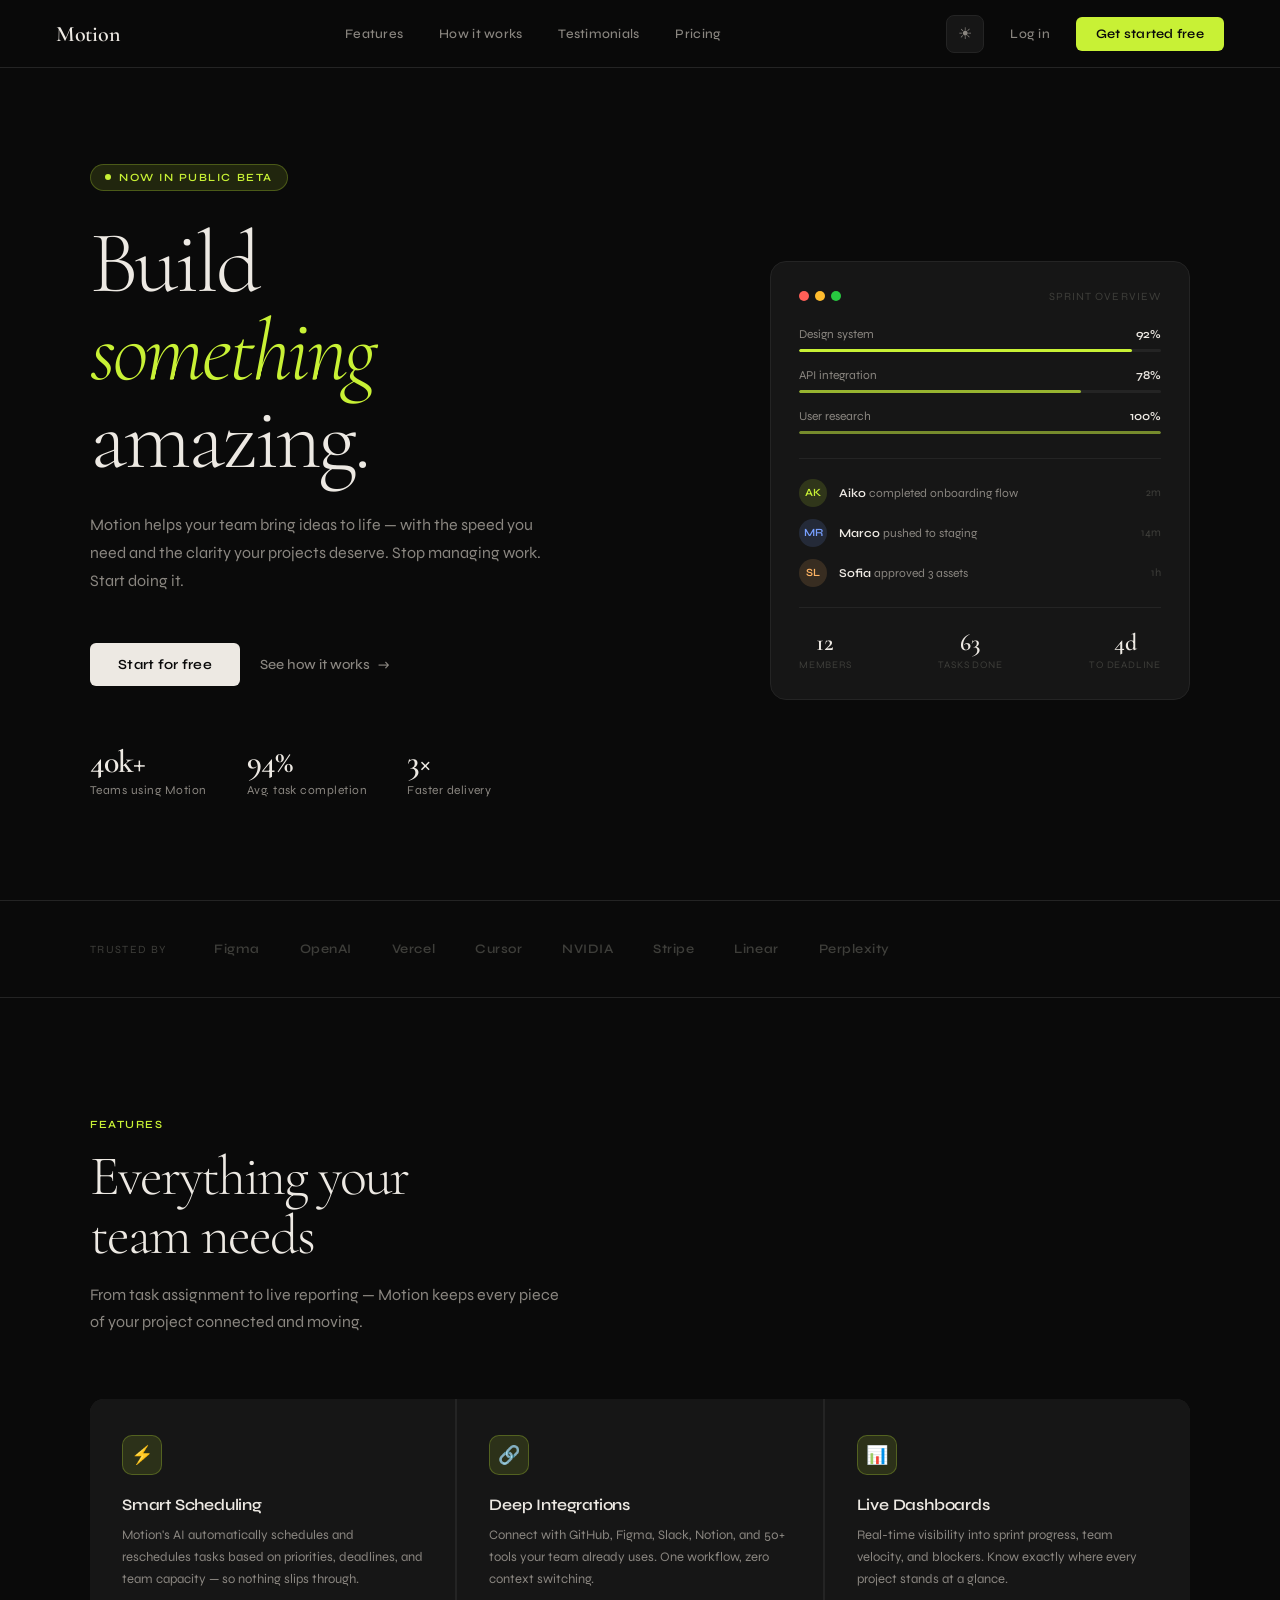
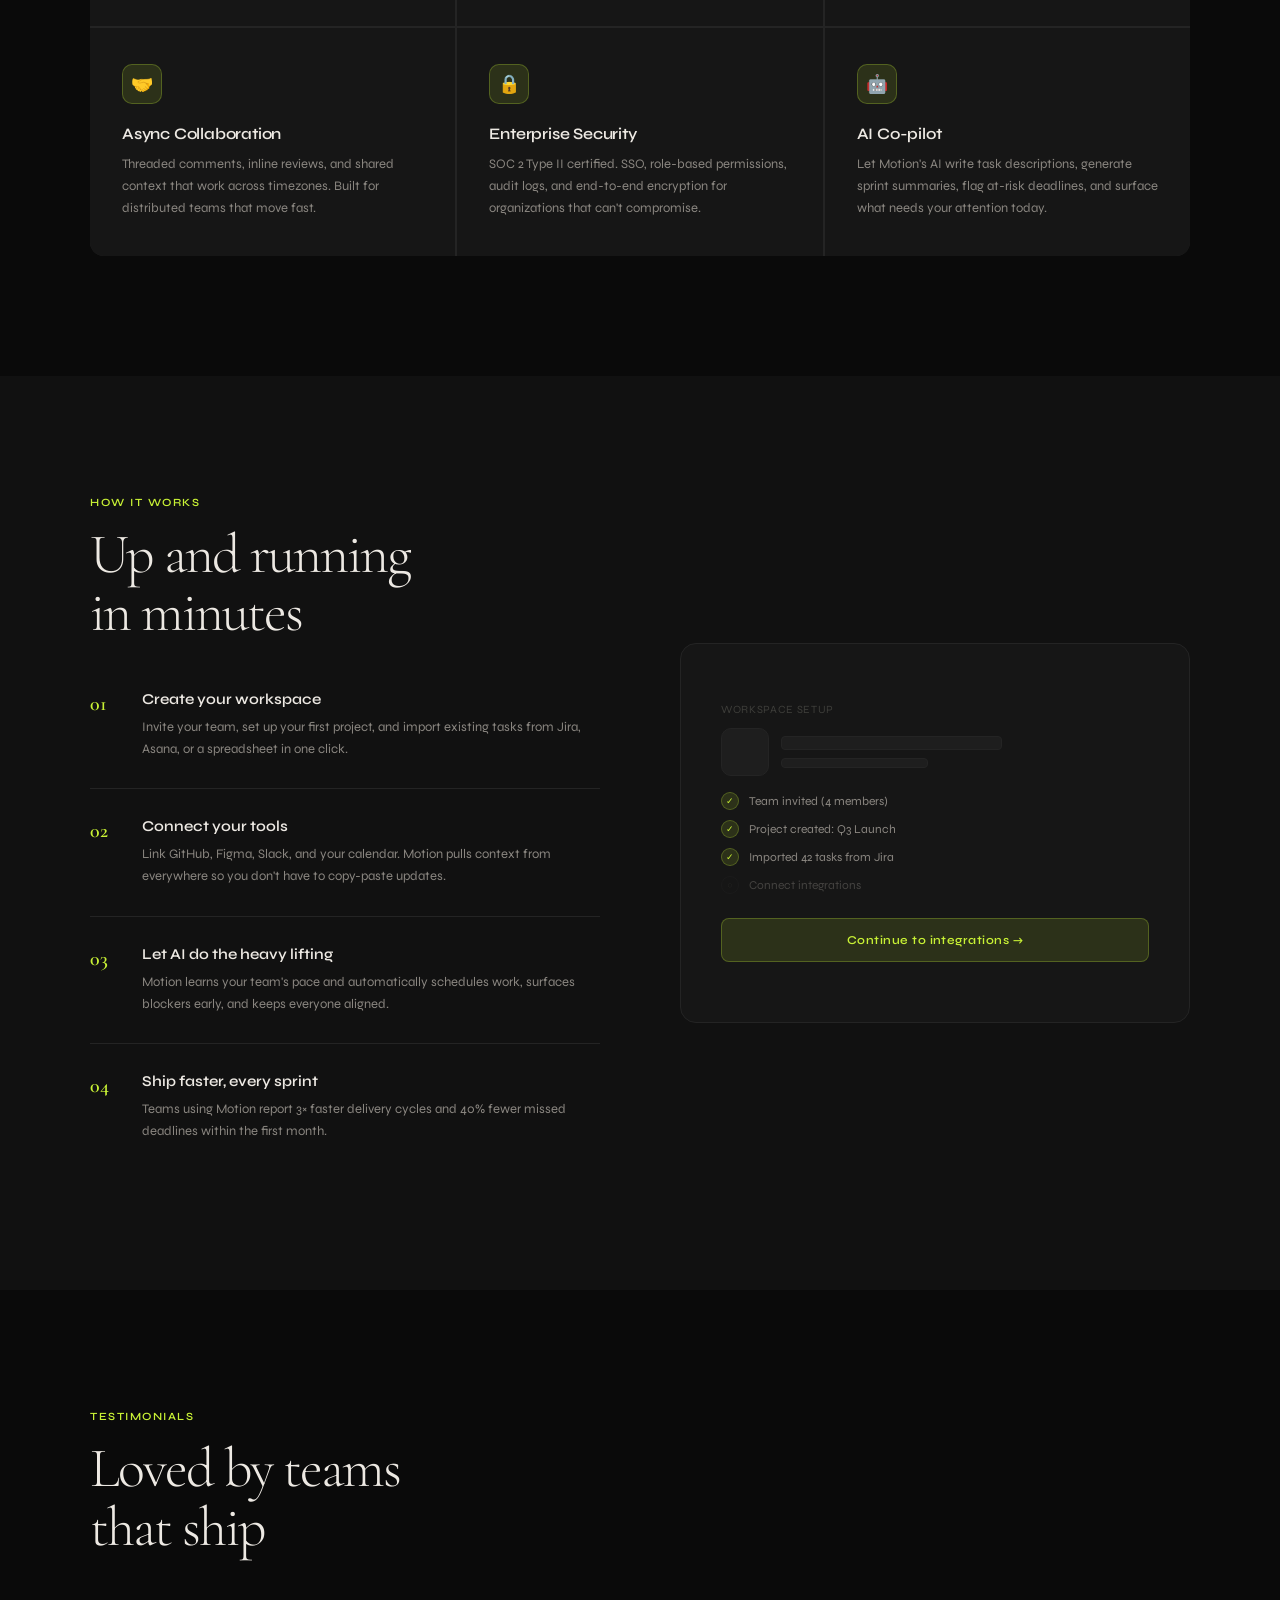
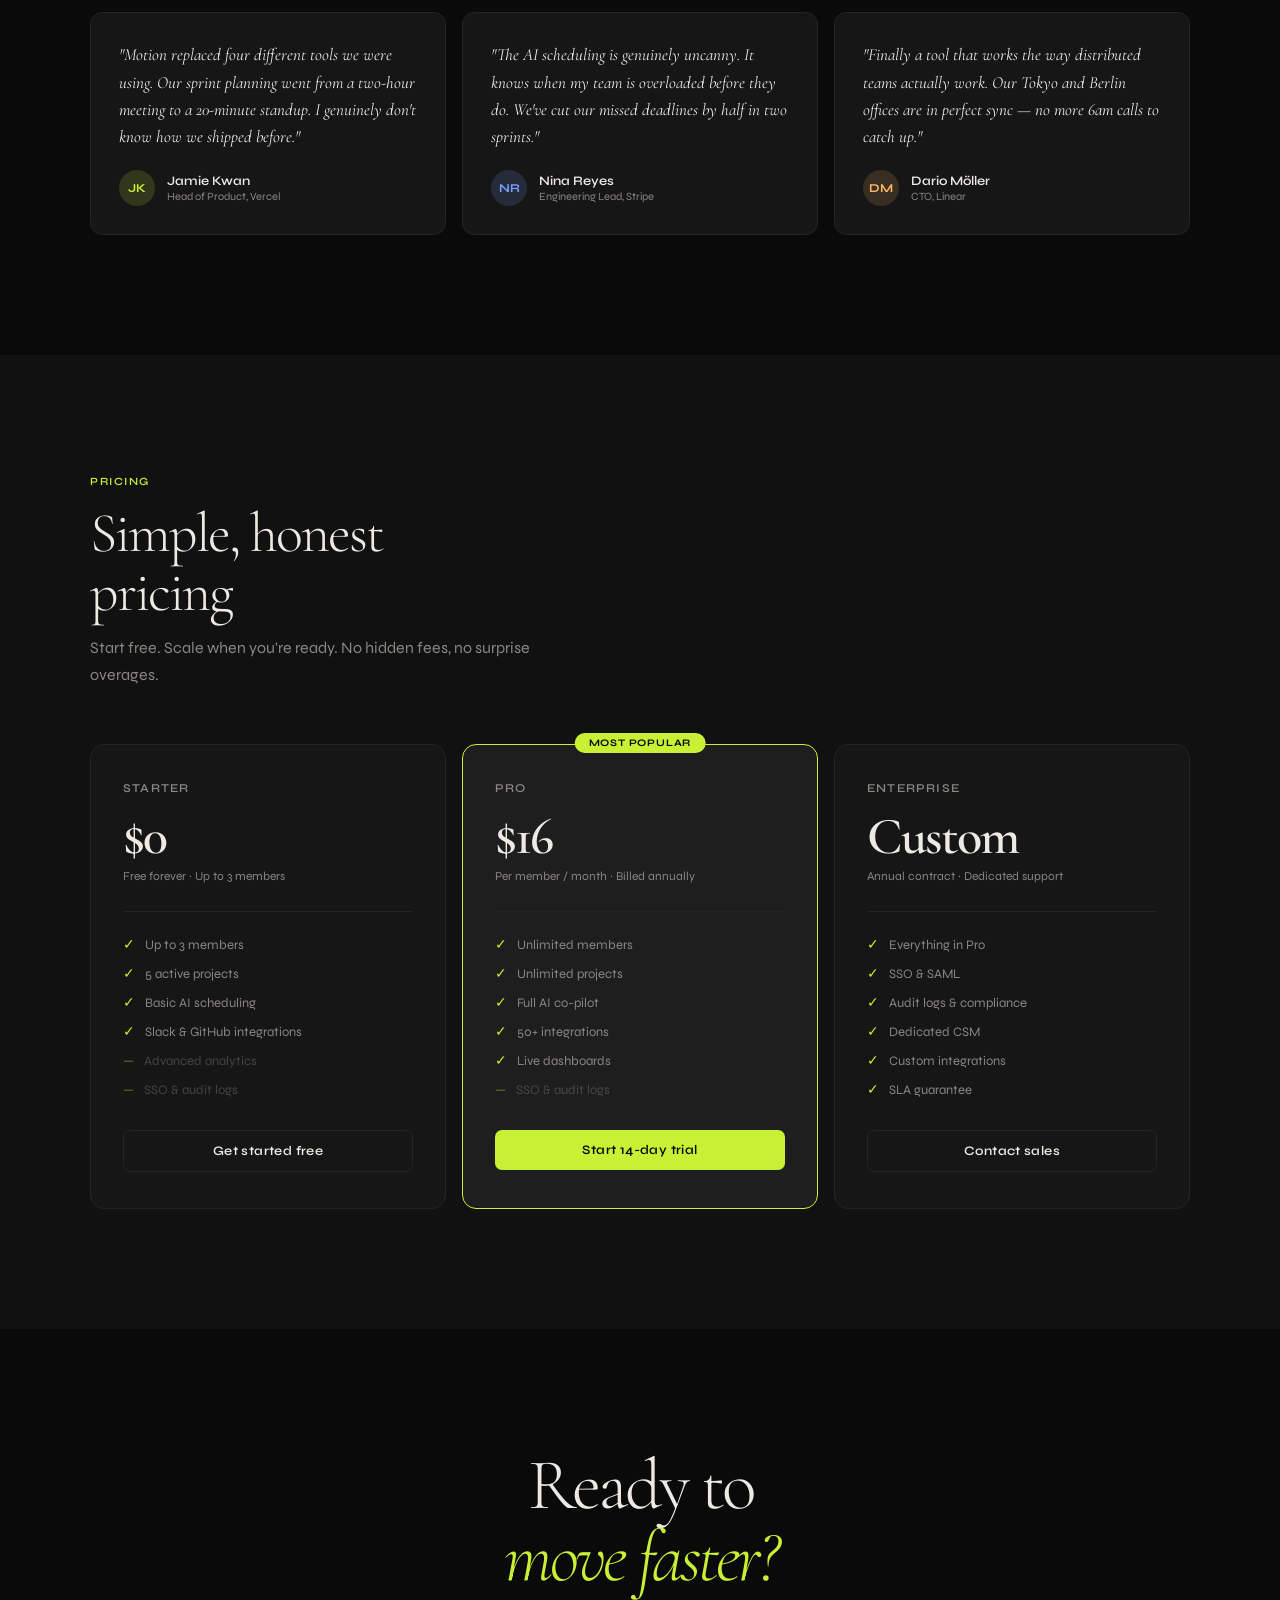
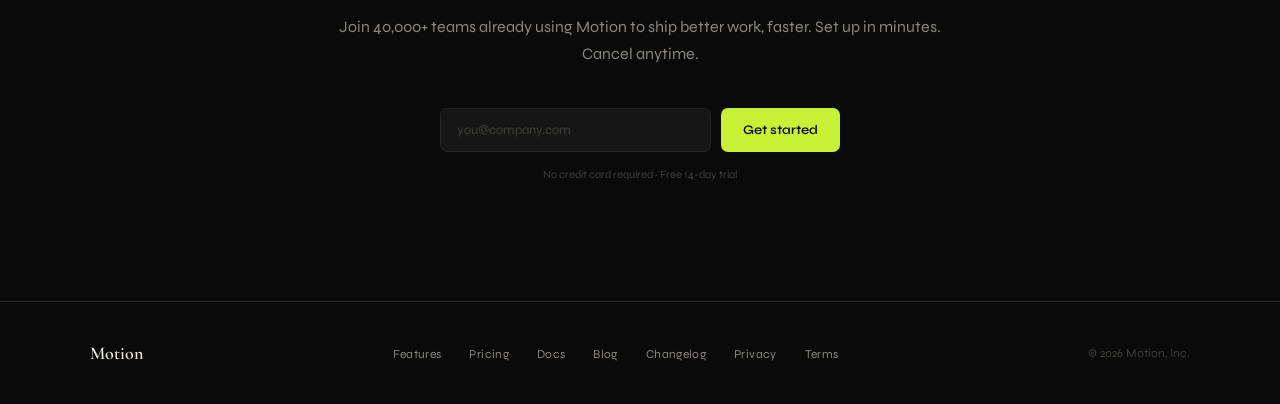
<file: HTML/Dynamic-site/index.html>
<!DOCTYPE html>
<html lang="en" data-theme="dark">
<head>
  <meta charset="UTF-8"/>
  <meta name="viewport" content="width=device-width, initial-scale=1.0"/>
  <title>Motion — Build Something Amazing</title>
  <link href="https://fonts.googleapis.com/css2?family=Cormorant+Garamond:ital,wght@0,300;0,400;0,600;1,300;1,400&family=Syne:wght@400;500;600;700&display=swap" rel="stylesheet"/>
  <link rel="stylesheet" href="style/style.css">
</head>

<body>

  <!-- ── NAV ── -->
  <nav>
    <a href="#hero" class="nav-logo">Motion</a>
    <div class="nav-center">
      <a href="#features" class="nav-link">Features</a>
      <a href="#how" class="nav-link">How it works</a>
      <a href="#testimonials" class="nav-link">Testimonials</a>
      <a href="#pricing" class="nav-link">Pricing</a>
    </div>
    <div class="nav-right">
      <button class="theme-toggle" id="themeToggle" title="Toggle theme">☀</button>
      <a href="#" class="nav-link" style="font-size:13px">Log in</a>
      <button class="btn-nav">Get started free</button>
    </div>
  </nav>

  <!-- ── HERO ── -->
  <section id="hero">
    <div class="hero-inner">
      <div class="hero-left">
        <div class="hero-tag fade-up"><span class="hero-tag-dot"></span> Now in public beta</div>
        <h1 class="fade-up delay-1">Build<br/><em>something</em><br/>amazing.</h1>
        <p class="hero-desc fade-up delay-2">Motion helps your team bring ideas to life — with the speed you need and the clarity your projects deserve. Stop managing work. Start doing it.</p>
        <div class="hero-actions fade-up delay-3">
          <button class="btn-primary">Start for free</button>
          <button class="btn-ghost">See how it works <span class="arrow">→</span></button>
        </div>
        <div class="hero-stats fade-up delay-4">
          <div class="stat-item">
            <div class="stat-num">40k+</div>
            <div class="stat-label">Teams using Motion</div>
          </div>
          <div class="stat-item">
            <div class="stat-num">94%</div>
            <div class="stat-label">Avg. task completion</div>
          </div>
          <div class="stat-item">
            <div class="stat-num">3×</div>
            <div class="stat-label">Faster delivery</div>
          </div>
        </div>
      </div>

      <div class="hero-right fade-up delay-2">
        <div class="hero-card">
          <div class="card-topbar">
            <div class="card-dots">
              <div class="dot" style="background:#ff5f57"></div>
              <div class="dot" style="background:#febc2e"></div>
              <div class="dot" style="background:#28c840"></div>
            </div>
            <span class="card-label">Sprint overview</span>
          </div>

          <div class="progress-list">
            <div class="progress-item">
              <div class="progress-header">
                <span class="progress-name">Design system</span>
                <span class="progress-pct">92%</span>
              </div>
              <div class="progress-track"><div class="progress-fill" style="width:92%"></div></div>
            </div>
            <div class="progress-item">
              <div class="progress-header">
                <span class="progress-name">API integration</span>
                <span class="progress-pct">78%</span>
              </div>
              <div class="progress-track"><div class="progress-fill" style="width:78%; opacity:0.7"></div></div>
            </div>
            <div class="progress-item">
              <div class="progress-header">
                <span class="progress-name">User research</span>
                <span class="progress-pct">100%</span>
              </div>
              <div class="progress-track"><div class="progress-fill" style="width:100%; opacity:0.5"></div></div>
            </div>
          </div>

          <div class="card-divider"></div>

          <div class="activity-list">
            <div class="activity-row">
              <div class="activity-avatar" style="background:rgba(200,241,53,0.15); color:#c8f135">AK</div>
              <span class="activity-text"><strong>Aiko</strong> completed onboarding flow</span>
              <span class="activity-time">2m</span>
            </div>
            <div class="activity-row">
              <div class="activity-avatar" style="background:rgba(120,160,255,0.15); color:#78a0ff">MR</div>
              <span class="activity-text"><strong>Marco</strong> pushed to staging</span>
              <span class="activity-time">14m</span>
            </div>
            <div class="activity-row">
              <div class="activity-avatar" style="background:rgba(255,180,100,0.15); color:#ffb464">SL</div>
              <span class="activity-text"><strong>Sofia</strong> approved 3 assets</span>
              <span class="activity-time">1h</span>
            </div>
          </div>

          <div class="card-footer">
            <div class="footer-metric">
              <div class="footer-num">12</div>
              <div class="footer-label">Members</div>
            </div>
            <div class="footer-metric">
              <div class="footer-num">63</div>
              <div class="footer-label">Tasks done</div>
            </div>
            <div class="footer-metric">
              <div class="footer-num">4d</div>
              <div class="footer-label">To deadline</div>
            </div>
          </div>
        </div>
      </div>
    </div>
  </section>

  <!-- ── LOGOS ── -->
  <div id="logos">
    <div class="logos-inner">
      <span class="logos-label">Trusted by</span>
      <div class="logos-list">
        <span class="logo-name">Figma</span>
        <span class="logo-name">OpenAI</span>
        <span class="logo-name">Vercel</span>
        <span class="logo-name">Cursor</span>
        <span class="logo-name">NVIDIA</span>
        <span class="logo-name">Stripe</span>
        <span class="logo-name">Linear</span>
        <span class="logo-name">Perplexity</span>
      </div>
    </div>
  </div>

  <!-- ── FEATURES ── -->
  <section id="features">
    <div class="section-inner">
      <div class="section-label">Features</div>
      <div class="section-title">Everything your<br/>team needs</div>
      <p class="section-sub">From task assignment to live reporting — Motion keeps every piece of your project connected and moving.</p>

      <div class="features-grid">
        <div class="feature-card">
          <div class="feature-icon">⚡</div>
          <div class="feature-title">Smart Scheduling</div>
          <p class="feature-desc">Motion's AI automatically schedules and reschedules tasks based on priorities, deadlines, and team capacity — so nothing slips through.</p>
        </div>
        <div class="feature-card">
          <div class="feature-icon">🔗</div>
          <div class="feature-title">Deep Integrations</div>
          <p class="feature-desc">Connect with GitHub, Figma, Slack, Notion, and 50+ tools your team already uses. One workflow, zero context switching.</p>
        </div>
        <div class="feature-card">
          <div class="feature-icon">📊</div>
          <div class="feature-title">Live Dashboards</div>
          <p class="feature-desc">Real-time visibility into sprint progress, team velocity, and blockers. Know exactly where every project stands at a glance.</p>
        </div>
        <div class="feature-card">
          <div class="feature-icon">🤝</div>
          <div class="feature-title">Async Collaboration</div>
          <p class="feature-desc">Threaded comments, inline reviews, and shared context that work across timezones. Built for distributed teams that move fast.</p>
        </div>
        <div class="feature-card">
          <div class="feature-icon">🔒</div>
          <div class="feature-title">Enterprise Security</div>
          <p class="feature-desc">SOC 2 Type II certified. SSO, role-based permissions, audit logs, and end-to-end encryption for organizations that can't compromise.</p>
        </div>
        <div class="feature-card">
          <div class="feature-icon">🤖</div>
          <div class="feature-title">AI Co-pilot</div>
          <p class="feature-desc">Let Motion's AI write task descriptions, generate sprint summaries, flag at-risk deadlines, and surface what needs your attention today.</p>
        </div>
      </div>
    </div>
  </section>

  <!-- ── HOW IT WORKS ── -->
  <section id="how">
    <div class="section-inner">
      <div class="steps-layout">
        <div>
          <div class="section-label">How it works</div>
          <div class="section-title" style="margin-bottom:48px">Up and running<br/>in minutes</div>

          <div class="steps-list" id="stepsList">
            <div class="step-item active" data-step="0">
              <div class="step-num">01</div>
              <div class="step-content">
                <div class="step-title">Create your workspace</div>
                <p class="step-desc">Invite your team, set up your first project, and import existing tasks from Jira, Asana, or a spreadsheet in one click.</p>
              </div>
            </div>
            <div class="step-item" data-step="1">
              <div class="step-num">02</div>
              <div class="step-content">
                <div class="step-title">Connect your tools</div>
                <p class="step-desc">Link GitHub, Figma, Slack, and your calendar. Motion pulls context from everywhere so you don't have to copy-paste updates.</p>
              </div>
            </div>
            <div class="step-item" data-step="2">
              <div class="step-num">03</div>
              <div class="step-content">
                <div class="step-title">Let AI do the heavy lifting</div>
                <p class="step-desc">Motion learns your team's pace and automatically schedules work, surfaces blockers early, and keeps everyone aligned.</p>
              </div>
            </div>
            <div class="step-item" data-step="3">
              <div class="step-num">04</div>
              <div class="step-content">
                <div class="step-title">Ship faster, every sprint</div>
                <p class="step-desc">Teams using Motion report 3× faster delivery cycles and 40% fewer missed deadlines within the first month.</p>
              </div>
            </div>
          </div>
        </div>

        <div class="steps-visual" id="stepsVisual">
          <div class="vp-label">Workspace setup</div>
          <div class="visual-placeholder">
            <div class="vp-row">
              <div class="vp-block" style="width:48px; height:48px; border-radius:10px;"></div>
              <div style="flex:1">
                <div class="vp-block" style="height:14px; width:60%; margin-bottom:8px; border-radius:4px;"></div>
                <div class="vp-block" style="height:10px; width:40%; border-radius:4px;"></div>
              </div>
            </div>
            <div class="vp-check">
              <div class="vp-check-item"><div class="check-icon">✓</div>Team invited (4 members)</div>
              <div class="vp-check-item"><div class="check-icon">✓</div>Project created: Q3 Launch</div>
              <div class="vp-check-item"><div class="check-icon">✓</div>Imported 42 tasks from Jira</div>
              <div class="vp-check-item" style="opacity:0.4"><div class="check-icon" style="background:transparent; border-color:var(--border); color:var(--text3)">○</div>Connect integrations</div>
            </div>
            <div class="vp-block" style="height:44px; width:100%; border-radius:8px; margin-top:8px; background: var(--accent-dim); border-color: var(--accent-border); display:flex; align-items:center; justify-content:center;">
              <span style="font-size:12px; color:var(--accent); font-weight:600; letter-spacing:0.04em;">Continue to integrations →</span>
            </div>
          </div>
        </div>
      </div>
    </div>
  </section>

  <!-- ── TESTIMONIALS ── -->
  <section id="testimonials">
    <div class="section-inner">
      <div class="section-label">Testimonials</div>
      <div class="section-title" style="margin-bottom:56px">Loved by teams<br/>that ship</div>

      <div class="testimonials-grid">
        <div class="testimonial-card">
          <p class="testimonial-quote">"Motion replaced four different tools we were using. Our sprint planning went from a two-hour meeting to a 20-minute standup. I genuinely don't know how we shipped before."</p>
          <div class="testimonial-author">
            <div class="author-avatar" style="background:rgba(200,241,53,0.15); color:#c8f135">JK</div>
            <div>
              <div class="author-name">Jamie Kwan</div>
              <div class="author-role">Head of Product, Vercel</div>
            </div>
          </div>
        </div>
        <div class="testimonial-card">
          <p class="testimonial-quote">"The AI scheduling is genuinely uncanny. It knows when my team is overloaded before they do. We've cut our missed deadlines by half in two sprints."</p>
          <div class="testimonial-author">
            <div class="author-avatar" style="background:rgba(120,160,255,0.15); color:#78a0ff">NR</div>
            <div>
              <div class="author-name">Nina Reyes</div>
              <div class="author-role">Engineering Lead, Stripe</div>
            </div>
          </div>
        </div>
        <div class="testimonial-card">
          <p class="testimonial-quote">"Finally a tool that works the way distributed teams actually work. Our Tokyo and Berlin offices are in perfect sync — no more 6am calls to catch up."</p>
          <div class="testimonial-author">
            <div class="author-avatar" style="background:rgba(255,180,100,0.15); color:#ffb464">DM</div>
            <div>
              <div class="author-name">Dario Möller</div>
              <div class="author-role">CTO, Linear</div>
            </div>
          </div>
        </div>
      </div>
    </div>
  </section>

  <!-- ── PRICING ── -->
  <section id="pricing">
    <div class="section-inner">
      <div class="section-label">Pricing</div>
      <div class="section-title" style="margin-bottom:12px">Simple, honest<br/>pricing</div>
      <p class="section-sub" style="margin-bottom:56px">Start free. Scale when you're ready. No hidden fees, no surprise overages.</p>

      <div class="pricing-grid">
        <div class="pricing-card">
          <div class="pricing-plan">Starter</div>
          <div class="pricing-price">$0</div>
          <div class="pricing-period">Free forever · Up to 3 members</div>
          <div class="pricing-divider"></div>
          <div class="pricing-features">
            <div class="pricing-feature"><span class="pf-check">✓</span> Up to 3 members</div>
            <div class="pricing-feature"><span class="pf-check">✓</span> 5 active projects</div>
            <div class="pricing-feature"><span class="pf-check">✓</span> Basic AI scheduling</div>
            <div class="pricing-feature"><span class="pf-check">✓</span> Slack & GitHub integrations</div>
            <div class="pricing-feature" style="opacity:0.4"><span class="pf-check">—</span> Advanced analytics</div>
            <div class="pricing-feature" style="opacity:0.4"><span class="pf-check">—</span> SSO & audit logs</div>
          </div>
          <button class="btn-pricing outline">Get started free</button>
        </div>

        <div class="pricing-card featured">
          <div class="pricing-badge">Most popular</div>
          <div class="pricing-plan">Pro</div>
          <div class="pricing-price">$16</div>
          <div class="pricing-period">Per member / month · Billed annually</div>
          <div class="pricing-divider"></div>
          <div class="pricing-features">
            <div class="pricing-feature"><span class="pf-check">✓</span> Unlimited members</div>
            <div class="pricing-feature"><span class="pf-check">✓</span> Unlimited projects</div>
            <div class="pricing-feature"><span class="pf-check">✓</span> Full AI co-pilot</div>
            <div class="pricing-feature"><span class="pf-check">✓</span> 50+ integrations</div>
            <div class="pricing-feature"><span class="pf-check">✓</span> Live dashboards</div>
            <div class="pricing-feature" style="opacity:0.4"><span class="pf-check">—</span> SSO & audit logs</div>
          </div>
          <button class="btn-pricing filled">Start 14-day trial</button>
        </div>

        <div class="pricing-card">
          <div class="pricing-plan">Enterprise</div>
          <div class="pricing-price">Custom</div>
          <div class="pricing-period">Annual contract · Dedicated support</div>
          <div class="pricing-divider"></div>
          <div class="pricing-features">
            <div class="pricing-feature"><span class="pf-check">✓</span> Everything in Pro</div>
            <div class="pricing-feature"><span class="pf-check">✓</span> SSO & SAML</div>
            <div class="pricing-feature"><span class="pf-check">✓</span> Audit logs & compliance</div>
            <div class="pricing-feature"><span class="pf-check">✓</span> Dedicated CSM</div>
            <div class="pricing-feature"><span class="pf-check">✓</span> Custom integrations</div>
            <div class="pricing-feature"><span class="pf-check">✓</span> SLA guarantee</div>
          </div>
          <button class="btn-pricing outline">Contact sales</button>
        </div>
      </div>
    </div>
  </section>

  <!-- ── CTA ── -->
  <section id="cta">
    <div class="cta-inner">
      <div class="cta-title">Ready to<br/><em>move faster?</em></div>
      <p class="cta-sub">Join 40,000+ teams already using Motion to ship better work, faster. Set up in minutes. Cancel anytime.</p>
      <div class="email-form">
        <input type="email" class="email-input" placeholder="you@company.com"/>
        <button class="email-submit">Get started</button>
      </div>
      <p class="form-note">No credit card required · Free 14-day trial</p>
    </div>
  </section>

  <!-- ── FOOTER ── -->
  <footer>
    <div class="footer-inner">
      <div class="footer-logo">Motion</div>
      <ul class="footer-links">
        <li><a href="#">Features</a></li>
        <li><a href="#">Pricing</a></li>
        <li><a href="#">Docs</a></li>
        <li><a href="#">Blog</a></li>
        <li><a href="#">Changelog</a></li>
        <li><a href="#">Privacy</a></li>
        <li><a href="#">Terms</a></li>
      </ul>
      <span class="footer-copy">© 2026 Motion, Inc.</span>
    </div>
  </footer>

  <script src="script/script.js"></script>

</body>
</html>
</file>
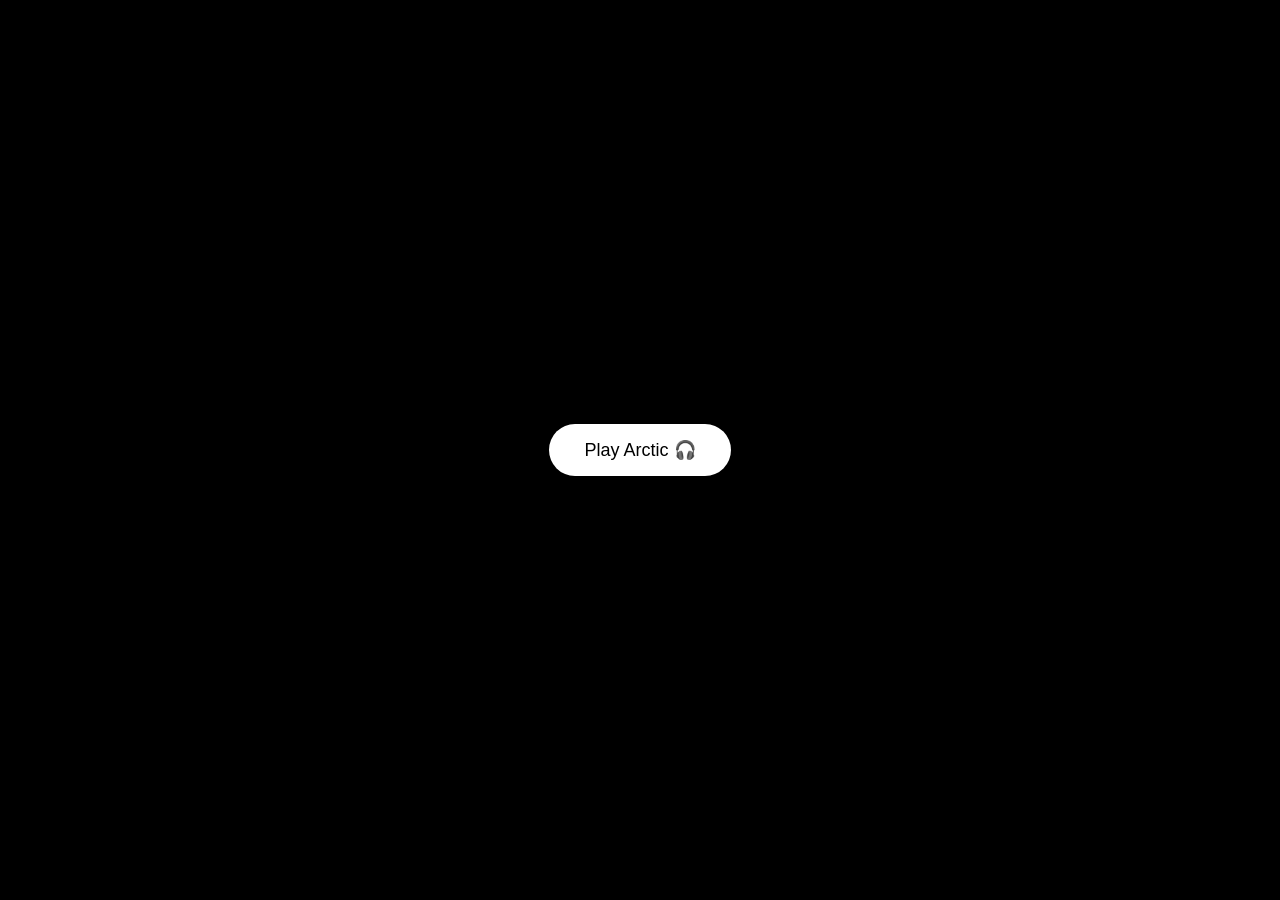
<file: CSS/Canvas-2026/a.html>
<!DOCTYPE html>
<html>
<head>
<meta charset="UTF-8">
<title>Arctic Infinite Visualizer</title>

<style>

body{
margin:0;
overflow:hidden;
font-family:Poppins,sans-serif;
background:#000;
display:flex;
justify-content:center;
align-items:center;
height:100vh;
color:white;
}

#startBtn{
position:absolute;
z-index:10;
padding:15px 35px;
border:none;
border-radius:30px;
background:white;
color:black;
font-size:18px;
cursor:pointer;
}

canvas{
display:block;
}

</style>
</head>

<body>

<button id="startBtn">Play Arctic 🎧</button>

<canvas id="canvas"></canvas>

<audio id="audio" src="music/arctic.mp3" loop></audio>

<script>

const canvas = document.getElementById("canvas");
const ctx = canvas.getContext("2d");
const audio = document.getElementById("audio");
const startBtn = document.getElementById("startBtn");

canvas.width = window.innerWidth;
canvas.height = window.innerHeight;

/* your exact loop durations */

const loops = [
3.80,
2.90,
3.40,
2.80,
3.20,
4.23
];

const lyrics = [
"Maybe I just wanna be yours",
"I wanna be yours",
"I wanna be yours",
"Wanna be yours",
"Wanna be yours",
"Wanna be yours"
];

/* particle system */

const particles=[];

for(let i=0;i<120;i++){

particles.push({

x:Math.random()*canvas.width,
y:Math.random()*canvas.height,
size:Math.random()*3+1,
speed:Math.random()*0.7+0.3

});

}

/* play button */

startBtn.onclick=()=>{

startBtn.style.display="none";
audio.play();
animate();

}

/* full loop duration */

const totalDuration = loops.reduce((a,b)=>a+b,0);

/* animation */

function animate(){

ctx.clearRect(0,0,canvas.width,canvas.height);

/* glowing background */

let time = audio.currentTime;

let glowPulse = Math.sin(time*2)*40 + 50;

let bg = ctx.createRadialGradient(
canvas.width/2,
canvas.height/2,
200,
canvas.width/2,
canvas.height/2,
canvas.width
);

bg.addColorStop(0,"#1b2735");
bg.addColorStop(1,"#000");

ctx.fillStyle = bg;
ctx.fillRect(0,0,canvas.width,canvas.height);

/* detect loop */

let t = time % totalDuration;

let index=0;
let acc=0;

for(let i=0;i<loops.length;i++){

if(t < acc + loops[i]){

index=i;
break;

}

acc += loops[i];

}

let progress = (t-acc)/loops[index];

/* beat pulse */

let beat = Math.sin(progress*Math.PI);

/* particles */

particles.forEach(p=>{

p.y -= p.speed + beat*1;

if(p.y < 0){

p.y = canvas.height;
p.x = Math.random()*canvas.width;

}

ctx.beginPath();
ctx.arc(p.x,p.y,p.size + beat*2,0,Math.PI*2);
ctx.fillStyle="rgba(255,255,255,0.8)";
ctx.fill();

});

/* lyric animation */

let scale = 1 + beat*0.3;
let opacity = 1-progress;

ctx.save();

ctx.globalAlpha=opacity;

ctx.translate(canvas.width/2,canvas.height/2);
ctx.scale(scale,scale);

let gradient = ctx.createLinearGradient(-300,0,300,0);

gradient.addColorStop(0,"#89f7fe");
gradient.addColorStop(1,"#66a6ff");

ctx.fillStyle=gradient;

ctx.font="bold 70px Poppins";

ctx.textAlign="center";

ctx.shadowColor="#66a6ff";
ctx.shadowBlur=glowPulse;

ctx.fillText(lyrics[index],0,0);

ctx.restore();

requestAnimationFrame(animate);

}

</script>

</body>
</html>
</file>
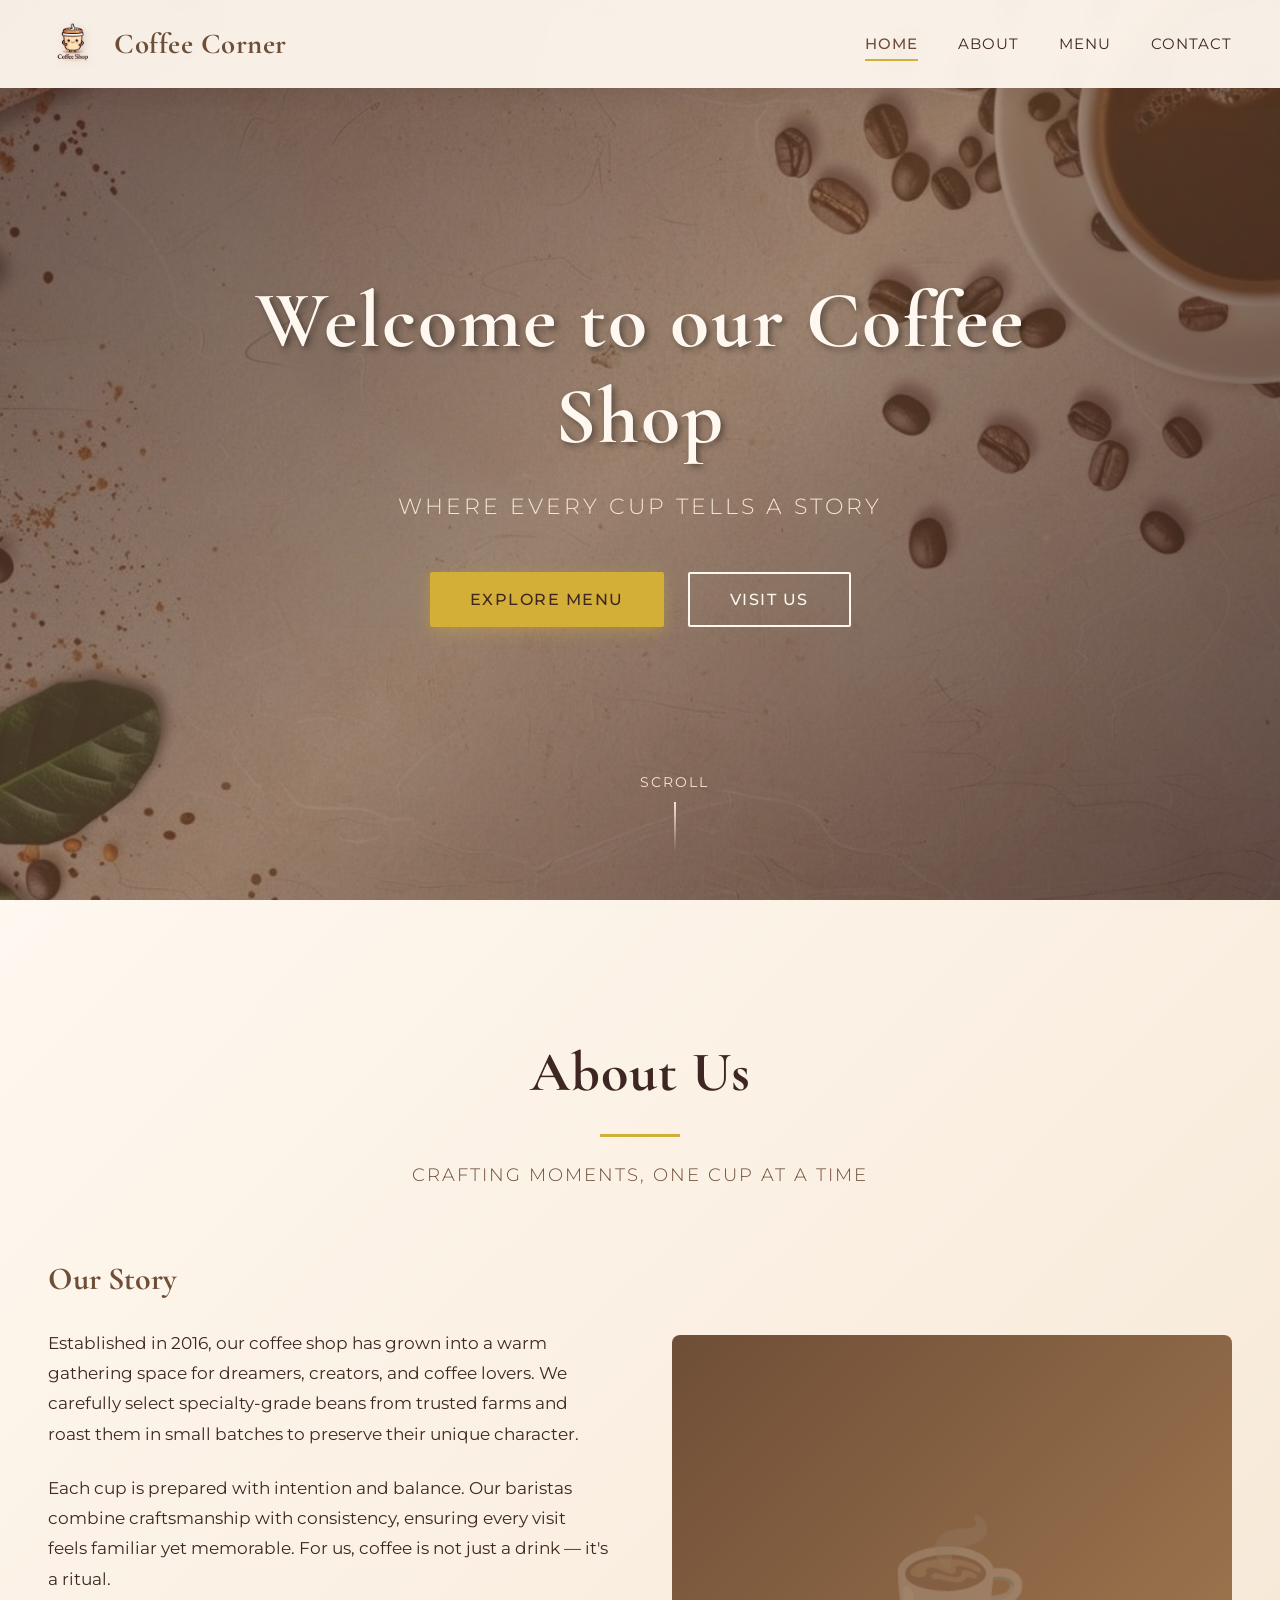
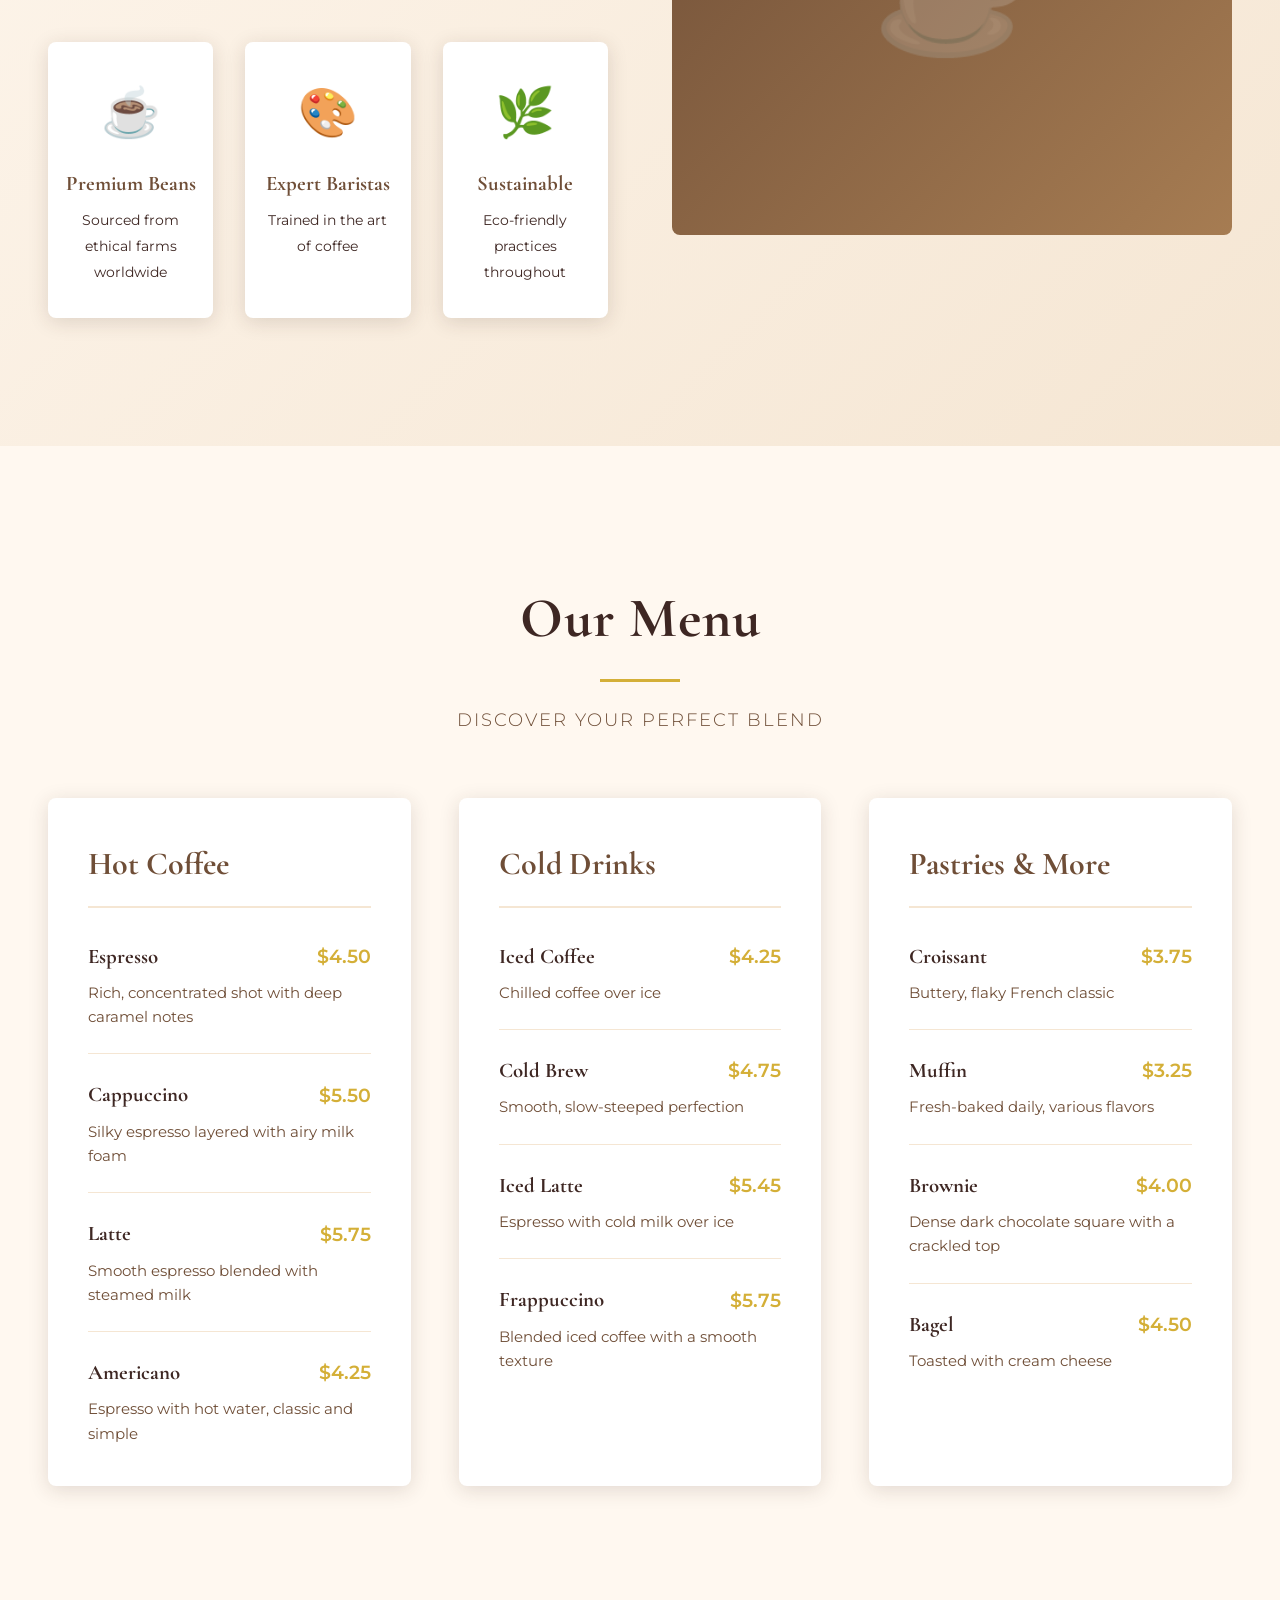
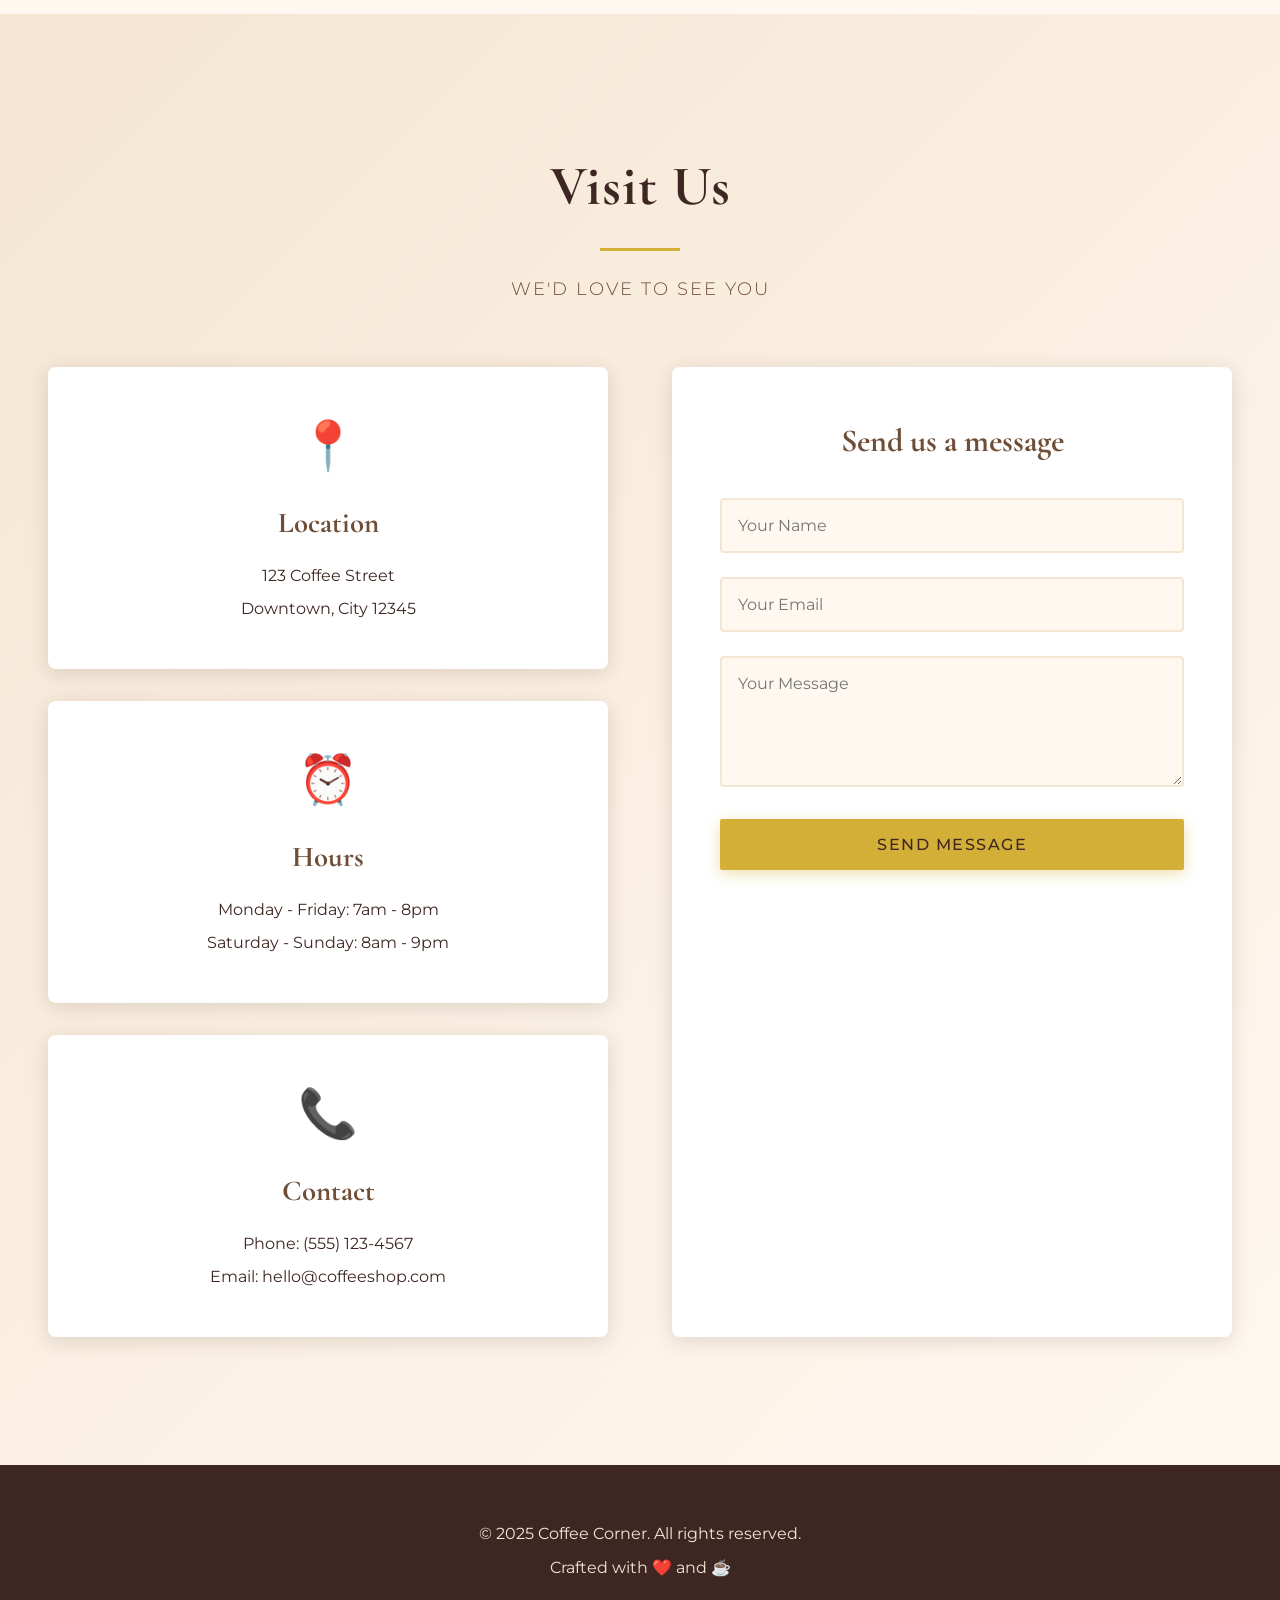
<file: HTML/CoffeeShop/main.html>
<!DOCTYPE html>
<html lang="en">
<head>
    <meta charset="UTF-8">
    <meta name="viewport" content="width=device-width, initial-scale=1.0">
    <title>Coffee Shop - Artisan Coffee & Moments</title>
    <link rel="stylesheet" href="style/style.css">
    <link rel="preconnect" href="https://fonts.googleapis.com">
    <link rel="preconnect" href="https://fonts.gstatic.com" crossorigin>
    <link href="https://fonts.googleapis.com/css2?family=Cormorant+Garamond:wght@400;600;700&family=Montserrat:wght@300;400;500&display=swap" rel="stylesheet">
</head>
<body>

    <nav class="navbar">
        <div class="nav-container">
            <div class="logo">
                <img alt="Coffee Shop Logo" width="50" height="50" src="images/coffeelogo.png">
                <span class="logo-text">Coffee Corner</span>
            </div>
            
            <div class="nav-links">
                <a href="#home" class="nav-link active">Home</a>
                <a href="#about" class="nav-link">About</a>
                <a href="#menu" class="nav-link">Menu</a>
                <a href="#contact" class="nav-link">Contact</a>
            </div>
        </div>
    </nav>

    <section class="hero">
        <div class="hero-overlay"></div>
        <img alt="Coffee shop atmosphere" class="hero-image" src="images/coffeebg.jpeg">
        <div class="hero-content">
            <div class="hero-text">
                <h1 class="hero-title">Welcome to our Coffee Shop</h1>
                <p class="hero-subtitle">Where every cup tells a story</p>
                <div class="hero-buttons">
                    <button class="btn btn-primary">Explore Menu</button>
                    <button class="btn btn-secondary">Visit Us</button>
                </div>
            </div>
        </div>
        <div class="scroll-indicator">
            <span>Scroll</span>
            <div class="scroll-line"></div>
        </div>
    </section>

    <section id="about" class="about-section">
        <div class="container">
            <div class="section-header">
                <h2 class="section-title">About Us</h2>
                <div class="title-underline"></div>
                <p class="section-subtitle">Crafting moments, one cup at a time</p>
            </div>
            
            <div class="about-content">
                <div class="about-text">
                    <h3>Our Story</h3>
                    <p>Established in 2016, our coffee shop has grown into a warm gathering space for dreamers, creators, and coffee lovers. We carefully select specialty-grade beans from trusted farms and roast them in small batches to preserve their unique character.</p>

                    <p>Each cup is prepared with intention and balance. Our baristas combine craftsmanship with consistency, ensuring every visit feels familiar yet memorable. For us, coffee is not just a drink — it's a ritual.</p>
                    
                    <div class="about-features">
                        <div class="feature">
                            <div class="feature-icon">☕</div>
                            <h4>Premium Beans</h4>
                            <p>Sourced from ethical farms worldwide</p>
                        </div>
                        <div class="feature">
                            <div class="feature-icon">🎨</div>
                            <h4>Expert Baristas</h4>
                            <p>Trained in the art of coffee</p>
                        </div>
                        <div class="feature">
                            <div class="feature-icon">🌿</div>
                            <h4>Sustainable</h4>
                            <p>Eco-friendly practices throughout</p>
                        </div>
                    </div>
                </div>
                <div class="about-image">
                    <div class="image-frame"></div>
                </div>
            </div>
        </div>
    </section>

    <section id="menu" class="menu-section">
        <div class="container">
            <div class="section-header">
                <h2 class="section-title">Our Menu</h2>
                <div class="title-underline"></div>
                <p class="section-subtitle">Discover your perfect blend</p>
            </div>
            
            <div class="menu-grid">

                <div class="menu-category">
                    <h3 class="category-title">Hot Coffee</h3>
                    <div class="menu-items">
                        <div class="menu-item">
                            <div class="item-header">
                                <h4>Espresso</h4>
                                <span class="price">$4.50</span>
                            </div>
                            <p>Rich, concentrated shot with deep caramel notes</p>
                        </div>
                        <div class="menu-item">
                            <div class="item-header">
                                <h4>Cappuccino</h4>
                                <span class="price">$5.50</span>
                            </div>
                            <p>Silky espresso layered with airy milk foam</p>
                        </div>
                        <div class="menu-item">
                            <div class="item-header">
                                <h4>Latte</h4>
                                <span class="price">$5.75</span>
                            </div>
                            <p>Smooth espresso blended with steamed milk</p>
                        </div>
                        <div class="menu-item">
                            <div class="item-header">
                                <h4>Americano</h4>
                                <span class="price">$4.25</span>
                            </div>
                            <p>Espresso with hot water, classic and simple</p>
                        </div>
                    </div>
                </div>

                <div class="menu-category">
                    <h3 class="category-title">Cold Drinks</h3>
                    <div class="menu-items">
                        <div class="menu-item">
                            <div class="item-header">
                                <h4>Iced Coffee</h4>
                                <span class="price">$4.25</span>
                            </div>
                            <p>Chilled coffee over ice</p>
                        </div>
                        <div class="menu-item">
                            <div class="item-header">
                                <h4>Cold Brew</h4>
                                <span class="price">$4.75</span>
                            </div>
                            <p>Smooth, slow-steeped perfection</p>
                        </div>
                        <div class="menu-item">
                            <div class="item-header">
                                <h4>Iced Latte</h4>
                                <span class="price">$5.45</span>
                            </div>
                            <p>Espresso with cold milk over ice</p>
                        </div>
                        <div class="menu-item">
                            <div class="item-header">
                                <h4>Frappuccino</h4>
                                <span class="price">$5.75</span>
                            </div>
                            <p>Blended iced coffee with a smooth texture</p>
                        </div>
                    </div>
                </div>

                <div class="menu-category">
                    <h3 class="category-title">Pastries & More</h3>
                    <div class="menu-items">
                        <div class="menu-item">
                            <div class="item-header">
                                <h4>Croissant</h4>
                                <span class="price">$3.75</span>
                            </div>
                            <p>Buttery, flaky French classic</p>
                        </div>
                        <div class="menu-item">
                            <div class="item-header">
                                <h4>Muffin</h4>
                                <span class="price">$3.25</span>
                            </div>
                            <p>Fresh-baked daily, various flavors</p>
                        </div>
                        <div class="menu-item">
                            <div class="item-header">
                                <h4>Brownie</h4>
                                <span class="price">$4.00</span>
                            </div>
                            <p>Dense dark chocolate square with a crackled top</p>
                        </div>
                        <div class="menu-item">
                            <div class="item-header">
                                <h4>Bagel</h4>
                                <span class="price">$4.50</span>
                            </div>
                            <p>Toasted with cream cheese</p>
                        </div>
                    </div>
                </div>
            </div>
        </div>
    </section>

    <section id="contact" class="contact-section">
        <div class="container">
            <div class="section-header">
                <h2 class="section-title">Visit Us</h2>
                <div class="title-underline"></div>
                <p class="section-subtitle">We'd love to see you</p>
            </div>
            
            <div class="contact-content">
                <div class="contact-info">
                    <div class="info-card">
                        <div class="info-icon">📍</div>
                        <h3>Location</h3>
                        <p>123 Coffee Street</p>
                        <p>Downtown, City 12345</p>
                    </div>
                    
                    <div class="info-card">
                        <div class="info-icon">⏰</div>
                        <h3>Hours</h3>
                        <p>Monday - Friday: 7am - 8pm</p>
                        <p>Saturday - Sunday: 8am - 9pm</p>
                    </div>
                    
                    <div class="info-card">
                        <div class="info-icon">📞</div>
                        <h3>Contact</h3>
                        <p>Phone: (555) 123-4567</p>
                        <p>Email: hello@coffeeshop.com</p>
                    </div>
                </div>
                
                <div class="contact-form">
                    <h3>Send us a message</h3>
                    <form>
                        <div class="form-group">
                            <input type="text" placeholder="Your Name" required>
                        </div>
                        <div class="form-group">
                            <input type="email" placeholder="Your Email" required>
                        </div>
                        <div class="form-group">
                            <textarea placeholder="Your Message" rows="5" required></textarea>
                        </div>
                        <button type="submit" class="btn btn-primary">Send Message</button>
                    </form>
                </div>
            </div>
        </div>
    </section>

    <footer class="footer">
        <div class="container">
            <p>&copy; 2025 Coffee Corner. All rights reserved.</p>
            <p>Crafted with ❤️ and ☕</p>
        </div>
    </footer>

    <div class="coffee-bean-decoration"></div>
</body>
</html>
</file>
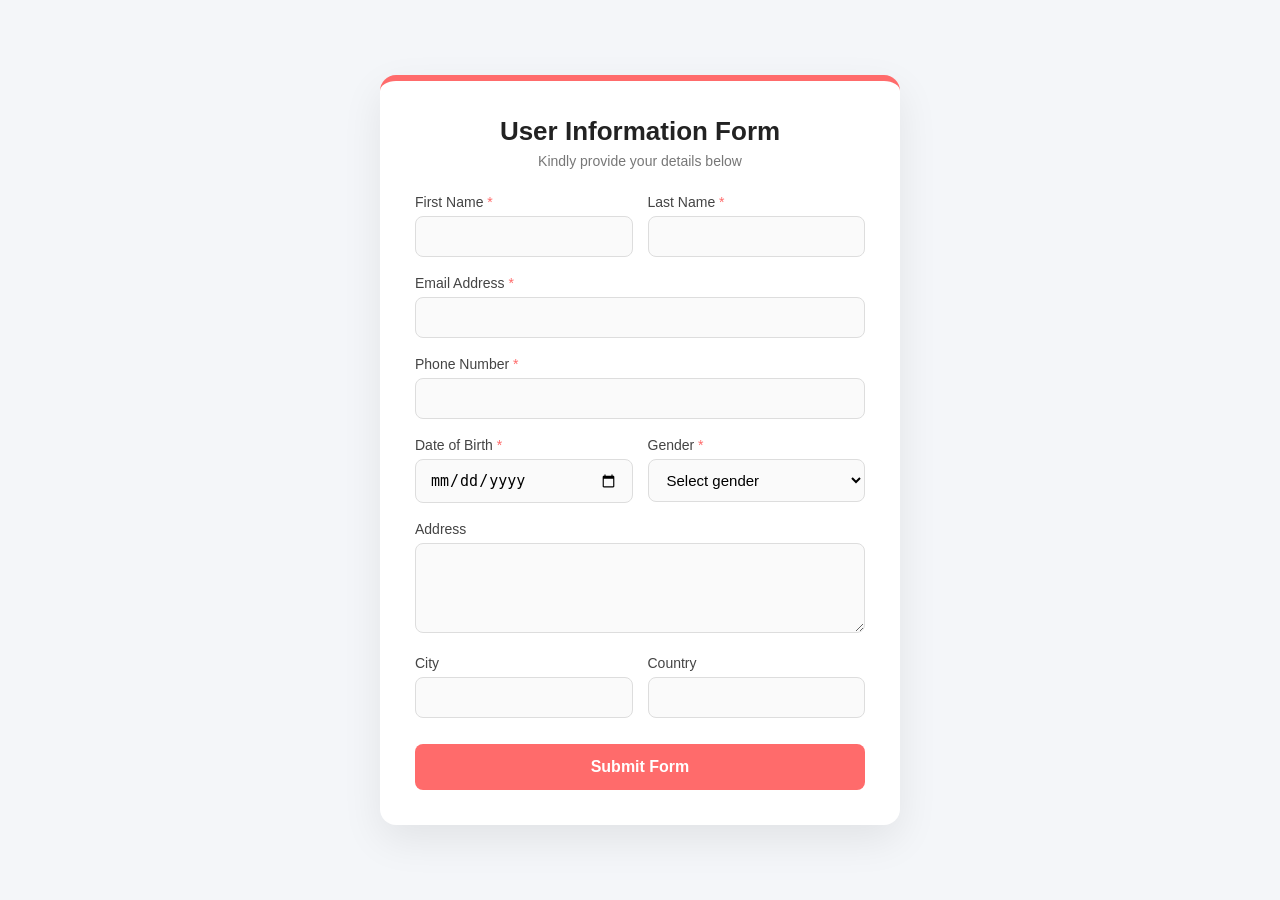
<file: HTML/Form/main.html>
<!DOCTYPE html>
<html lang="en">
<head>
<meta charset="UTF-8">
<meta name="viewport" content="width=device-width, initial-scale=1.0">
<title>User Information Form</title>
<link rel="stylesheet" href="style/style.css" />
</head>


<body>

<div class="form-container">
    <div class="form-header">
        <h1>User Information Form</h1>
        <p>Kindly provide your details below</p>
    </div>

    <form id="basicForm" onsubmit="submitForm(event)">
        <div class="form-row">
            <div class="form-group">
                <label>First Name <span class="required">*</span></label>
                <input type="text" id="firstName" required>
            </div>
            <div class="form-group">
                <label>Last Name <span class="required">*</span></label>
                <input type="text" id="lastName" required>
            </div>
        </div>

        <div class="form-group">
            <label>Email Address <span class="required">*</span></label>
            <input type="email" id="email" required>
        </div>

        <div class="form-group">
            <label>Phone Number <span class="required">*</span></label>
            <input type="tel" id="phone" required>
        </div>

        <div class="form-row">
            <div class="form-group">
                <label>Date of Birth <span class="required">*</span></label>
                <input type="date" id="dob" required>
            </div>
            <div class="form-group">
                <label>Gender <span class="required">*</span></label>
                <select id="gender" required>
                    <option value="">Select gender</option>
                    <option>Male</option>
                    <option>Female</option>
                    <option>Other</option>
                    <option>Prefer not to say</option>
                </select>
            </div>
        </div>

        <div class="form-group">
            <label>Address</label>
            <textarea id="address"></textarea>
        </div>

        <div class="form-row">
            <div class="form-group">
                <label>City</label>
                <input type="text" id="city">
            </div>
            <div class="form-group">
                <label>Country</label>
                <input type="text" id="country">
            </div>
        </div>

        <button type="submit" class="submit-btn">Submit Form</button>
    </form>
</div>

<script>
function submitForm(event) {
    event.preventDefault();

    const formData = {
        firstName: firstName.value,
        lastName: lastName.value,
        email: email.value,
        phone: phone.value,
        dob: dob.value,
        gender: gender.value,
        address: address.value,
        city: city.value,
        country: country.value
    };

    console.log("Form Submitted:", formData);
    alert("Form submitted successfully!");
    document.getElementById("basicForm").reset();
}
</script>

</body>
</html>
</file>
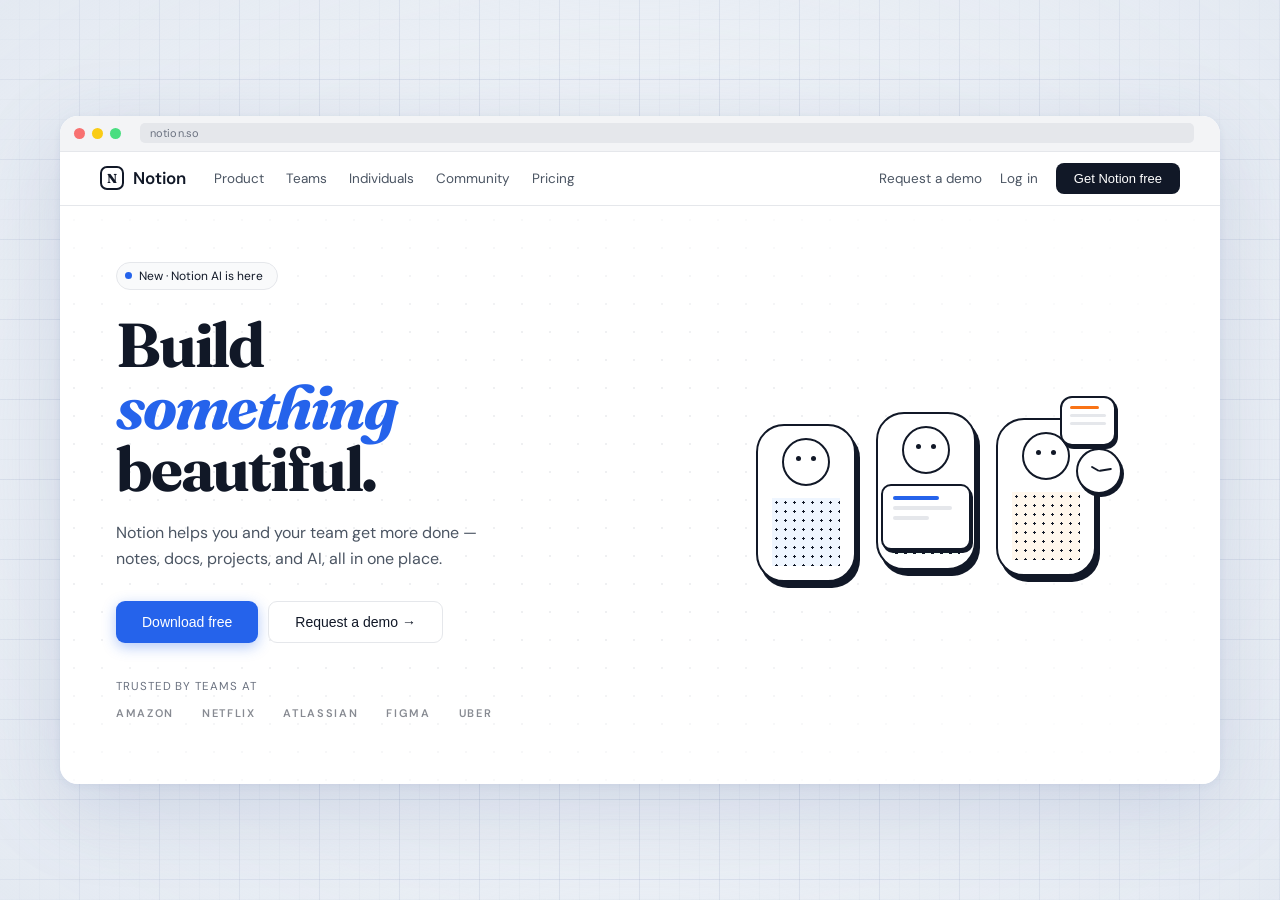
<file: HTML/Notion/notion.html>
<!DOCTYPE html>
<html lang="en">
<head>
  <meta charset="UTF-8" />
  <title>Notion – Build something beautiful</title>
  <meta name="viewport" content="width=device-width, initial-scale=1.0" />
  <link rel="preconnect" href="https://fonts.googleapis.com">
  <link href="https://fonts.googleapis.com/css2?family=Fraunces:ital,opsz,wght@0,9..144,400;0,9..144,600;0,9..144,700;1,9..144,400&family=DM+Sans:wght@400;500&display=swap" rel="stylesheet">
  <link rel="stylesheet" href="style/style.css" />
</head>

<body>
  <div class="frame">

    <!-- browser bar -->
    <div class="browser-bar">
      <div class="dot red"></div>
      <div class="dot yellow"></div>
      <div class="dot green"></div>
      <div class="url-bar">notion.so</div>
    </div>

    <!-- nav -->
    <header class="nav">
      <div class="nav-left">
        <a href="#" class="logo">
          <div class="logo-icon">N</div>
          <span>Notion</span>
        </a>
        <nav class="nav-links">
          <a href="#">Product</a>
          <a href="#">Teams</a>
          <a href="#">Individuals</a>
          <a href="#">Community</a>
          <a href="#">Pricing</a>
        </nav>
      </div>
      <div class="nav-right">
        <a href="#">Request a demo</a>
        <a href="#">Log in</a>
        <button class="btn-primary">Get Notion free</button>
      </div>
    </header>

    <!-- hero -->
    <section class="hero">
      <div class="hero-content">

        <div class="badge">
          <div class="badge-dot"></div>
          New · Notion AI is here
        </div>

        <h1 class="hero-title">
          Build<br><em>something</em><br>beautiful.
        </h1>

        <p class="hero-sub">
          Notion helps you and your team get more done — notes, docs, projects, and AI, all in one place.
        </p>

        <div class="hero-ctas">
          <button class="cta-primary">Download free</button>
          <button class="cta-secondary">Request a demo →</button>
        </div>

        <p class="trusted">Trusted by teams at</p>
        <div class="logo-row">
          <span>Amazon</span>
          <span>Netflix</span>
          <span>Atlassian</span>
          <span>Figma</span>
          <span>Uber</span>
        </div>
      </div>

      <!-- illustration -->
      <div class="hero-illustration">
        <div class="scene">

          <!-- Avatar 1 -->
          <div class="avatar">
            <div class="avatar-inner">
              <div class="avatar-head"></div>
              <div class="avatar-body"></div>
            </div>
          </div>

          <!-- Avatar 2 with board -->
          <div class="avatar">
            <div class="avatar-inner">
              <div class="avatar-head"></div>
              <div class="avatar-body"></div>
            </div>
            <div class="board">
              <div class="board-lines">
                <div class="board-line"></div>
                <div class="board-line"></div>
                <div class="board-line"></div>
              </div>
            </div>
          </div>

          <!-- Avatar 3 with floating cards -->
          <div class="avatar">
            <div class="avatar-inner">
              <div class="avatar-head"></div>
              <div class="avatar-body"></div>
            </div>

            <div class="float-card float-note">
              <div class="float-note-line"></div>
              <div class="float-note-line"></div>
              <div class="float-note-line"></div>
            </div>

            <div class="float-card float-clock">
              <div class="clock-face">
                <div class="clock-hand hour"></div>
                <div class="clock-hand minute"></div>
              </div>
            </div>
          </div>

        </div>
      </div>
    </section>

  </div>
</body>
</html>
</file>
<file: HTML/Dynamic-site/style/style.css>
/* ── TOKENS ── */
    :root {
      --accent: #c8f135;
      --accent-dim: rgba(200,241,53,0.12);
      --accent-border: rgba(200,241,53,0.25);
      --radius: 10px;
      --transition: 0.35s cubic-bezier(0.4,0,0.2,1);
    }

    [data-theme="dark"] {
      --bg:        #0a0a0a;
      --bg2:       #111111;
      --surface:   #161616;
      --surface2:  #1e1e1e;
      --border:    #242424;
      --text:      #ede9e3;
      --text2:     #8a8680;
      --text3:     #3e3e3a;
      --nav-bg:    rgba(10,10,10,0.88);
    }

    [data-theme="light"] {
      --bg:        #f9f7f4;
      --bg2:       #f2f0ec;
      --surface:   #ffffff;
      --surface2:  #f5f3ef;
      --border:    #e4e0d8;
      --text:      #1a1916;
      --text2:     #7a7772;
      --text3:     #c8c4bc;
      --nav-bg:    rgba(249,247,244,0.88);
    }

    /* ── RESET ── */
    *, *::before, *::after { margin:0; padding:0; box-sizing:border-box; }
    html { scroll-behavior: smooth; }

    body {
      background: var(--bg);
      color: var(--text);
      font-family: 'Syne', sans-serif;
      font-weight: 400;
      overflow-x: hidden;
      transition: background var(--transition), color var(--transition);
    }

    /* ── SCROLLBAR ── */
    ::-webkit-scrollbar { width: 4px; }
    ::-webkit-scrollbar-track { background: var(--bg); }
    ::-webkit-scrollbar-thumb { background: var(--border); border-radius: 2px; }

    /* ── NAV ── */
    nav {
      position: fixed;
      top: 0; left: 0; right: 0;
      z-index: 100;
      display: flex;
      justify-content: space-between;
      align-items: center;
      padding: 0 56px;
      height: 68px;
      background: var(--nav-bg);
      backdrop-filter: blur(16px);
      -webkit-backdrop-filter: blur(16px);
      border-bottom: 1px solid var(--border);
      transition: background var(--transition), border-color var(--transition);
    }

    .nav-logo {
      font-family: 'Cormorant Garamond', serif;
      font-size: 22px;
      font-weight: 600;
      letter-spacing: -0.3px;
      color: var(--text);
      text-decoration: none;
    }

    .nav-center {
      display: flex;
      gap: 8px;
    }

    .nav-link {
      font-size: 13px;
      font-weight: 500;
      color: var(--text2);
      text-decoration: none;
      padding: 7px 14px;
      border-radius: 6px;
      transition: color 0.2s, background 0.2s;
      letter-spacing: 0.02em;
    }
    .nav-link:hover { color: var(--text); background: var(--surface2); }

    .nav-right { display: flex; align-items: center; gap: 12px; }

    .theme-toggle {
      width: 38px; height: 38px;
      border-radius: 8px;
      border: 1px solid var(--border);
      background: var(--surface);
      color: var(--text2);
      cursor: pointer;
      display: flex; align-items: center; justify-content: center;
      font-size: 16px;
      transition: border-color 0.2s, color 0.2s, background 0.2s;
    }
    .theme-toggle:hover { border-color: var(--accent); color: var(--accent); }

    .btn-nav {
      background: var(--accent);
      color: #0a0a0a;
      font-family: 'Syne', sans-serif;
      font-size: 13px;
      font-weight: 600;
      padding: 9px 20px;
      border: none;
      border-radius: 6px;
      cursor: pointer;
      letter-spacing: 0.02em;
      transition: opacity 0.2s, transform 0.15s;
    }
    .btn-nav:hover { opacity: 0.88; transform: translateY(-1px); }

    /* ── SECTIONS BASE ── */
    section { padding: 120px 56px; }
    .section-inner { max-width: 1100px; margin: 0 auto; }

    /* ── HERO ── */
    #hero {
      padding-top: 160px;
      padding-bottom: 100px;
      min-height: 100vh;
      display: flex;
      align-items: center;
    }

    .hero-inner {
      max-width: 1100px;
      margin: 0 auto;
      display: grid;
      grid-template-columns: 1fr 420px;
      gap: 80px;
      align-items: center;
      width: 100%;
    }

    .hero-tag {
      display: inline-flex;
      align-items: center;
      gap: 8px;
      font-size: 11px;
      font-weight: 600;
      letter-spacing: 0.14em;
      text-transform: uppercase;
      color: var(--accent);
      margin-bottom: 28px;
      padding: 6px 14px;
      border-radius: 20px;
      background: var(--accent-dim);
      border: 1px solid var(--accent-border);
    }

    .hero-tag-dot {
      width: 6px; height: 6px;
      border-radius: 50%;
      background: var(--accent);
      animation: pulse 2s ease infinite;
    }

    @keyframes pulse {
      0%, 100% { opacity: 1; transform: scale(1); }
      50% { opacity: 0.5; transform: scale(0.85); }
    }

    h1 {
      font-family: 'Cormorant Garamond', serif;
      font-size: 88px;
      font-weight: 300;
      line-height: 1.0;
      letter-spacing: -3px;
      color: var(--text);
      margin-bottom: 28px;
    }

    h1 em {
      font-style: italic;
      color: var(--accent);
    }

    .hero-desc {
      font-size: 16px;
      line-height: 1.75;
      color: var(--text2);
      max-width: 460px;
      margin-bottom: 48px;
      font-weight: 400;
    }

    .hero-actions {
      display: flex;
      align-items: center;
      gap: 20px;
      margin-bottom: 56px;
    }

    .btn-primary {
      background: var(--text);
      color: var(--bg);
      font-family: 'Syne', sans-serif;
      font-size: 14px;
      font-weight: 600;
      padding: 13px 28px;
      border: none;
      border-radius: 6px;
      cursor: pointer;
      transition: background 0.2s, transform 0.15s;
      letter-spacing: 0.02em;
    }
    .btn-primary:hover { background: var(--accent); color: #0a0a0a; transform: translateY(-1px); }

    .btn-ghost {
      background: transparent;
      color: var(--text2);
      font-family: 'Syne', sans-serif;
      font-size: 14px;
      font-weight: 500;
      padding: 13px 0;
      border: none;
      cursor: pointer;
      display: flex;
      align-items: center;
      gap: 8px;
      transition: color 0.2s;
    }
    .btn-ghost:hover { color: var(--text); }
    .btn-ghost .arrow { transition: transform 0.2s; }
    .btn-ghost:hover .arrow { transform: translateX(5px); }

    .hero-stats {
      display: flex;
      gap: 40px;
    }

    .stat-item {}
    .stat-num {
      font-family: 'Cormorant Garamond', serif;
      font-size: 32px;
      font-weight: 600;
      color: var(--text);
      letter-spacing: -1px;
    }
    .stat-label {
      font-size: 12px;
      color: var(--text2);
      margin-top: 2px;
      letter-spacing: 0.04em;
    }

    /* ── HERO CARD ── */
    .hero-card {
      background: var(--surface);
      border: 1px solid var(--border);
      border-radius: 16px;
      padding: 28px;
      transition: background var(--transition), border-color var(--transition);
    }

    .card-topbar {
      display: flex;
      justify-content: space-between;
      align-items: center;
      margin-bottom: 24px;
    }

    .card-dots { display: flex; gap: 6px; }
    .dot {
      width: 10px; height: 10px;
      border-radius: 50%;
    }

    .card-label {
      font-size: 11px;
      letter-spacing: 0.1em;
      text-transform: uppercase;
      color: var(--text3);
    }

    .progress-list { display: flex; flex-direction: column; gap: 16px; margin-bottom: 24px; }

    .progress-item {}
    .progress-header {
      display: flex;
      justify-content: space-between;
      margin-bottom: 8px;
      font-size: 12px;
    }
    .progress-name { color: var(--text2); }
    .progress-pct { color: var(--text); font-weight: 600; }
    .progress-track {
      height: 3px;
      background: var(--border);
      border-radius: 2px;
      overflow: hidden;
    }
    .progress-fill {
      height: 100%;
      border-radius: 2px;
      background: var(--accent);
      transition: width 1.2s cubic-bezier(0.4,0,0.2,1);
    }

    .card-divider { height: 1px; background: var(--border); margin: 20px 0; }

    .activity-list { display: flex; flex-direction: column; gap: 12px; }
    .activity-row {
      display: flex;
      align-items: center;
      gap: 12px;
    }
    .activity-avatar {
      width: 28px; height: 28px;
      border-radius: 50%;
      display: flex; align-items: center; justify-content: center;
      font-size: 11px;
      font-weight: 600;
      flex-shrink: 0;
    }
    .activity-text { font-size: 12px; color: var(--text2); flex: 1; }
    .activity-text strong { color: var(--text); font-weight: 600; }
    .activity-time { font-size: 11px; color: var(--text3); }

    .card-footer {
      margin-top: 20px;
      padding-top: 20px;
      border-top: 1px solid var(--border);
      display: flex;
      justify-content: space-between;
      align-items: center;
    }
    .footer-metric {
      text-align: center;
    }
    .footer-num {
      font-family: 'Cormorant Garamond', serif;
      font-size: 24px;
      font-weight: 600;
      color: var(--text);
    }
    .footer-label { font-size: 10px; color: var(--text3); letter-spacing: 0.08em; text-transform: uppercase; margin-top: 2px; }

    /* ── LOGOS STRIP ── */
    #logos {
      padding: 40px 56px;
      border-top: 1px solid var(--border);
      border-bottom: 1px solid var(--border);
    }

    .logos-inner {
      max-width: 1100px;
      margin: 0 auto;
      display: flex;
      align-items: center;
      gap: 48px;
      flex-wrap: wrap;
    }

    .logos-label {
      font-size: 11px;
      letter-spacing: 0.12em;
      text-transform: uppercase;
      color: var(--text3);
      white-space: nowrap;
      flex-shrink: 0;
    }

    .logos-list {
      display: flex;
      gap: 40px;
      flex-wrap: wrap;
    }

    .logo-name {
      font-size: 13px;
      font-weight: 600;
      color: var(--text3);
      letter-spacing: 0.04em;
      transition: color 0.2s;
      cursor: default;
    }
    .logo-name:hover { color: var(--text2); }

    /* ── FEATURES ── */
    #features { background: var(--bg); }

    .section-label {
      font-size: 11px;
      letter-spacing: 0.14em;
      text-transform: uppercase;
      color: var(--accent);
      font-weight: 600;
      margin-bottom: 16px;
    }

    .section-title {
      font-family: 'Cormorant Garamond', serif;
      font-size: 56px;
      font-weight: 300;
      line-height: 1.05;
      letter-spacing: -2px;
      color: var(--text);
      margin-bottom: 16px;
    }

    .section-sub {
      font-size: 16px;
      color: var(--text2);
      max-width: 480px;
      line-height: 1.7;
      margin-bottom: 64px;
    }

    .features-grid {
      display: grid;
      grid-template-columns: repeat(3, 1fr);
      gap: 2px;
      background: var(--border);
      border-radius: 14px;
      overflow: hidden;
    }

    .feature-card {
      background: var(--surface);
      padding: 36px 32px;
      transition: background 0.2s;
    }
    .feature-card:hover { background: var(--surface2); }

    .feature-icon {
      width: 40px; height: 40px;
      border-radius: 10px;
      background: var(--accent-dim);
      border: 1px solid var(--accent-border);
      display: flex; align-items: center; justify-content: center;
      font-size: 18px;
      margin-bottom: 20px;
    }

    .feature-title {
      font-size: 16px;
      font-weight: 600;
      color: var(--text);
      margin-bottom: 10px;
      letter-spacing: -0.2px;
    }

    .feature-desc {
      font-size: 13px;
      color: var(--text2);
      line-height: 1.7;
    }

    /* ── HOW IT WORKS ── */
    #how { background: var(--bg2); }

    .steps-layout {
      display: grid;
      grid-template-columns: 1fr 1fr;
      gap: 80px;
      align-items: center;
    }

    .steps-list { display: flex; flex-direction: column; gap: 0; }

    .step-item {
      display: flex;
      gap: 24px;
      padding: 28px 0;
      border-bottom: 1px solid var(--border);
      cursor: pointer;
      transition: opacity 0.2s;
    }
    .step-item:first-child { padding-top: 0; }
    .step-item:last-child { border-bottom: none; }
    .step-item:not(.active) { opacity: 0.45; }
    .step-item:hover { opacity: 0.75; }
    .step-item.active { opacity: 1; }

    .step-num {
      font-family: 'Cormorant Garamond', serif;
      font-size: 20px;
      font-weight: 600;
      color: var(--accent);
      width: 28px;
      flex-shrink: 0;
      padding-top: 2px;
    }

    .step-content {}
    .step-title {
      font-size: 15px;
      font-weight: 600;
      color: var(--text);
      margin-bottom: 8px;
    }
    .step-desc {
      font-size: 13px;
      color: var(--text2);
      line-height: 1.7;
    }

    .steps-visual {
      background: var(--surface);
      border: 1px solid var(--border);
      border-radius: 16px;
      padding: 40px;
      min-height: 380px;
      display: flex;
      flex-direction: column;
      justify-content: center;
    }

    .visual-placeholder {
      display: flex;
      flex-direction: column;
      gap: 16px;
    }

    .vp-row {
      display: flex;
      gap: 12px;
      align-items: center;
    }

    .vp-block {
      border-radius: 6px;
      background: var(--surface2);
      border: 1px solid var(--border);
      transition: background var(--transition);
    }

    .vp-label {
      font-size: 11px;
      color: var(--text3);
      letter-spacing: 0.06em;
      text-transform: uppercase;
      margin-bottom: 12px;
    }

    .vp-check {
      display: flex;
      flex-direction: column;
      gap: 10px;
    }

    .vp-check-item {
      display: flex;
      align-items: center;
      gap: 10px;
      font-size: 12px;
      color: var(--text2);
    }

    .check-icon {
      width: 18px; height: 18px;
      border-radius: 50%;
      background: var(--accent-dim);
      border: 1px solid var(--accent-border);
      display: flex; align-items: center; justify-content: center;
      font-size: 9px;
      color: var(--accent);
      flex-shrink: 0;
    }

    /* ── TESTIMONIALS ── */
    #testimonials { background: var(--bg); }

    .testimonials-grid {
      display: grid;
      grid-template-columns: repeat(3, 1fr);
      gap: 16px;
    }

    .testimonial-card {
      background: var(--surface);
      border: 1px solid var(--border);
      border-radius: 12px;
      padding: 28px;
      transition: border-color 0.2s, transform 0.2s;
    }
    .testimonial-card:hover { border-color: var(--accent-border); transform: translateY(-2px); }

    .testimonial-quote {
      font-family: 'Cormorant Garamond', serif;
      font-size: 17px;
      font-weight: 400;
      line-height: 1.6;
      color: var(--text);
      margin-bottom: 20px;
      font-style: italic;
    }

    .testimonial-author {
      display: flex;
      align-items: center;
      gap: 12px;
    }

    .author-avatar {
      width: 36px; height: 36px;
      border-radius: 50%;
      display: flex; align-items: center; justify-content: center;
      font-size: 12px;
      font-weight: 700;
      flex-shrink: 0;
    }

    .author-name {
      font-size: 13px;
      font-weight: 600;
      color: var(--text);
    }

    .author-role {
      font-size: 11px;
      color: var(--text2);
      margin-top: 1px;
    }

    /* ── PRICING ── */
    #pricing { background: var(--bg2); }

    .pricing-grid {
      display: grid;
      grid-template-columns: repeat(3, 1fr);
      gap: 16px;
    }

    .pricing-card {
      background: var(--surface);
      border: 1px solid var(--border);
      border-radius: 14px;
      padding: 36px 32px;
      position: relative;
      transition: border-color 0.2s, transform 0.2s;
    }
    .pricing-card:hover { transform: translateY(-3px); }

    .pricing-card.featured {
      border-color: var(--accent);
      background: var(--surface2);
    }

    .pricing-badge {
      position: absolute;
      top: -12px;
      left: 50%;
      transform: translateX(-50%);
      background: var(--accent);
      color: #0a0a0a;
      font-size: 10px;
      font-weight: 700;
      padding: 4px 14px;
      border-radius: 20px;
      letter-spacing: 0.08em;
      text-transform: uppercase;
      white-space: nowrap;
    }

    .pricing-plan {
      font-size: 12px;
      font-weight: 600;
      letter-spacing: 0.1em;
      text-transform: uppercase;
      color: var(--text2);
      margin-bottom: 16px;
    }

    .pricing-price {
      font-family: 'Cormorant Garamond', serif;
      font-size: 52px;
      font-weight: 600;
      color: var(--text);
      letter-spacing: -2px;
      line-height: 1;
      margin-bottom: 6px;
    }

    .pricing-period {
      font-size: 12px;
      color: var(--text2);
      margin-bottom: 28px;
    }

    .pricing-divider { height: 1px; background: var(--border); margin-bottom: 24px; }

    .pricing-features { display: flex; flex-direction: column; gap: 12px; margin-bottom: 32px; }

    .pricing-feature {
      display: flex;
      align-items: center;
      gap: 10px;
      font-size: 13px;
      color: var(--text2);
    }

    .pf-check {
      color: var(--accent);
      font-size: 14px;
      flex-shrink: 0;
    }

    .btn-pricing {
      width: 100%;
      padding: 12px;
      border-radius: 7px;
      font-family: 'Syne', sans-serif;
      font-size: 13px;
      font-weight: 600;
      cursor: pointer;
      letter-spacing: 0.03em;
      transition: all 0.2s;
    }

    .btn-pricing.outline {
      background: transparent;
      color: var(--text);
      border: 1px solid var(--border);
    }
    .btn-pricing.outline:hover { border-color: var(--text); }

    .btn-pricing.filled {
      background: var(--accent);
      color: #0a0a0a;
      border: none;
    }
    .btn-pricing.filled:hover { opacity: 0.88; }

    /* ── CTA ── */
    #cta {
      background: var(--bg);
      text-align: center;
    }

    .cta-inner {
      max-width: 640px;
      margin: 0 auto;
    }

    .cta-title {
      font-family: 'Cormorant Garamond', serif;
      font-size: 72px;
      font-weight: 300;
      line-height: 1.0;
      letter-spacing: -3px;
      color: var(--text);
      margin-bottom: 20px;
    }

    .cta-title em { font-style: italic; color: var(--accent); }

    .cta-sub {
      font-size: 16px;
      color: var(--text2);
      line-height: 1.7;
      margin-bottom: 40px;
    }

    .email-form {
      display: flex;
      gap: 10px;
      max-width: 400px;
      margin: 0 auto 16px;
    }

    .email-input {
      flex: 1;
      padding: 13px 16px;
      background: var(--surface);
      border: 1px solid var(--border);
      border-radius: 7px;
      color: var(--text);
      font-family: 'Syne', sans-serif;
      font-size: 13px;
      outline: none;
      transition: border-color 0.2s;
    }
    .email-input::placeholder { color: var(--text3); }
    .email-input:focus { border-color: var(--accent); }

    .email-submit {
      background: var(--accent);
      color: #0a0a0a;
      font-family: 'Syne', sans-serif;
      font-size: 13px;
      font-weight: 600;
      padding: 13px 22px;
      border: none;
      border-radius: 7px;
      cursor: pointer;
      white-space: nowrap;
      transition: opacity 0.2s;
    }
    .email-submit:hover { opacity: 0.88; }

    .form-note {
      font-size: 11px;
      color: var(--text3);
    }

    /* ── FOOTER ── */
    footer {
      padding: 40px 56px;
      border-top: 1px solid var(--border);
    }

    .footer-inner {
      max-width: 1100px;
      margin: 0 auto;
      display: flex;
      justify-content: space-between;
      align-items: center;
      flex-wrap: wrap;
      gap: 24px;
    }

    .footer-logo {
      font-family: 'Cormorant Garamond', serif;
      font-size: 18px;
      font-weight: 600;
      color: var(--text);
    }

    .footer-links {
      display: flex;
      gap: 28px;
      list-style: none;
      flex-wrap: wrap;
    }

    .footer-links a {
      font-size: 12px;
      color: var(--text2);
      text-decoration: none;
      transition: color 0.2s;
      letter-spacing: 0.03em;
    }
    .footer-links a:hover { color: var(--text); }

    .footer-copy {
      font-size: 12px;
      color: var(--text3);
    }

    /* ── ANIMATIONS ── */
    @keyframes fadeUp {
      from { opacity: 0; transform: translateY(28px); }
      to   { opacity: 1; transform: translateY(0); }
    }

    .fade-up { animation: fadeUp 0.7s ease both; }
    .delay-1 { animation-delay: 0.1s; }
    .delay-2 { animation-delay: 0.2s; }
    .delay-3 { animation-delay: 0.3s; }
    .delay-4 { animation-delay: 0.4s; }

    /* ── MOBILE ── */
    @media (max-width: 960px) {
      nav { padding: 0 28px; }
      .nav-center { display: none; }
      section { padding: 80px 28px; }
      #hero { padding: 120px 28px 80px; }
      .hero-inner { grid-template-columns: 1fr; }
      h1 { font-size: 60px; }
      .section-title { font-size: 42px; }
      .features-grid { grid-template-columns: 1fr; }
      .steps-layout { grid-template-columns: 1fr; }
      .testimonials-grid { grid-template-columns: 1fr; }
      .pricing-grid { grid-template-columns: 1fr; }
      .cta-title { font-size: 52px; }
      footer { padding: 32px 28px; }
      .footer-inner { flex-direction: column; align-items: flex-start; }
      #logos { padding: 32px 28px; }
    }
</file>
<file: HTML/CoffeeShop/style/style.css>
:root {
    --primary-brown: #6F4E37;
    --dark-brown: #3E2723;
    --light-brown: #A67C52;
    --cream: #F5E6D3;
    --warm-white: #FFF8F0;
    --accent-gold: #D4AF37;
    --shadow: rgba(62, 39, 35, 0.15);
    --shadow-strong: rgba(62, 39, 35, 0.3);
    
    --font-display: 'Cormorant Garamond', serif;
    --font-body: 'Montserrat', sans-serif;
    
    --transition: all 0.4s cubic-bezier(0.4, 0, 0.2, 1);
    --transition-fast: all 0.2s ease;
}

* {
    margin: 0;
    padding: 0;
    box-sizing: border-box;
}

html {
    scroll-behavior: smooth;
}

body {
    font-family: var(--font-body);
    color: var(--dark-brown);
    background-color: var(--warm-white);
    overflow-x: hidden;
    line-height: 1.6;
}

.navbar {
    position: fixed;
    top: 0;
    left: 0;
    right: 0;
    z-index: 1000;
    background: rgba(255, 248, 240, 0.95);
    backdrop-filter: blur(10px);
    box-shadow: 0 2px 20px var(--shadow);
    animation: slideDown 0.6s ease;
}

@keyframes slideDown {
    from {
        transform: translateY(-100%);
        opacity: 0;
    }
    to {
        transform: translateY(0);
        opacity: 1;
    }
}

.nav-container {
    max-width: 1400px;
    margin: 0 auto;
    padding: 1.2rem 3rem;
    display: flex;
    justify-content: space-between;
    align-items: center;
}

.logo {
    display: flex;
    align-items: center;
    gap: 1rem;
    cursor: pointer;
    transition: var(--transition-fast);
}

.logo:hover {
    transform: scale(1.05);
}

.logo img {
    width: 50px;
    height: 50px;
    object-fit: contain;
    filter: drop-shadow(2px 2px 4px var(--shadow));
}

.logo-text {
    font-family: var(--font-display);
    font-size: 1.8rem;
    font-weight: 700;
    color: var(--primary-brown);
    letter-spacing: 0.5px;
}

.nav-links {
    display: flex;
    gap: 2.5rem;
    align-items: center;
}

.nav-link {
    font-family: var(--font-body);
    font-size: 0.95rem;
    font-weight: 400;
    color: var(--dark-brown);
    text-decoration: none;
    letter-spacing: 1px;
    position: relative;
    transition: var(--transition);
    text-transform: uppercase;
}

.nav-link::after {
    content: '';
    position: absolute;
    bottom: -5px;
    left: 0;
    width: 0;
    height: 2px;
    background: var(--accent-gold);
    transition: var(--transition);
}

.nav-link:hover::after,
.nav-link.active::after {
    width: 100%;
}

.nav-link:hover {
    color: var(--primary-brown);
}

.nav-link.active {
    color: var(--primary-brown);
    font-weight: 500;
}

.hero {
    position: relative;
    height: 100vh;
    display: flex;
    align-items: center;
    justify-content: center;
    overflow: hidden;
}

.hero-image {
    position: absolute;
    top: 0;
    left: 0;
    width: 100%;
    height: 100%;
    object-fit: cover;
    animation: zoomIn 1.2s ease-out;
}

@keyframes zoomIn {
    from {
        transform: scale(1.1);
    }
    to {
        transform: scale(1);
    }
}

.hero-overlay {
    position: absolute;
    top: 0;
    left: 0;
    width: 100%;
    height: 100%;
    background: linear-gradient(
        135deg,
        rgba(62, 39, 35, 0.75) 0%,
        rgba(111, 78, 55, 0.6) 50%,
        rgba(62, 39, 35, 0.8) 100%
    );
    z-index: 1;
}

.hero-content {
    position: relative;
    z-index: 2;
    text-align: center;
    padding: 2rem;
    max-width: 900px;
}

.hero-text {
    animation: fadeInUp 1s ease 0.3s both;
}

@keyframes fadeInUp {
    from {
        opacity: 0;
        transform: translateY(40px);
    }
    to {
        opacity: 1;
        transform: translateY(0);
    }
}

.hero-title {
    font-family: var(--font-display);
    font-size: 5rem;
    font-weight: 700;
    color: var(--warm-white);
    margin-bottom: 1.5rem;
    line-height: 1.2;
    letter-spacing: 2px;
    text-shadow: 3px 3px 6px rgba(0, 0, 0, 0.4);
}

.hero-subtitle {
    font-family: var(--font-body);
    font-size: 1.4rem;
    font-weight: 300;
    color: var(--cream);
    margin-bottom: 3rem;
    letter-spacing: 3px;
    text-transform: uppercase;
    animation: fadeInUp 1s ease 0.6s both;
}

.hero-buttons {
    display: flex;
    gap: 1.5rem;
    justify-content: center;
    animation: fadeInUp 1s ease 0.9s both;
}

.btn {
    padding: 1rem 2.5rem;
    font-family: var(--font-body);
    font-size: 1rem;
    font-weight: 500;
    letter-spacing: 1.5px;
    text-transform: uppercase;
    border: none;
    border-radius: 2px;
    cursor: pointer;
    transition: var(--transition);
    position: relative;
    overflow: hidden;
}

.btn::before {
    content: '';
    position: absolute;
    top: 50%;
    left: 50%;
    width: 0;
    height: 0;
    border-radius: 50%;
    background: rgba(255, 255, 255, 0.2);
    transform: translate(-50%, -50%);
    transition: width 0.6s, height 0.6s;
}

.btn:hover::before {
    width: 300px;
    height: 300px;
}

.btn-primary {
    background: var(--accent-gold);
    color: var(--dark-brown);
    box-shadow: 0 4px 15px rgba(212, 175, 55, 0.4);
}

.btn-primary:hover {
    background: #E6C047;
    transform: translateY(-2px);
    box-shadow: 0 6px 25px rgba(212, 175, 55, 0.6);
}

.btn-secondary {
    background: transparent;
    color: var(--warm-white);
    border: 2px solid var(--warm-white);
}

.btn-secondary:hover {
    background: var(--warm-white);
    color: var(--dark-brown);
    transform: translateY(-2px);
    box-shadow: 0 6px 25px rgba(255, 255, 255, 0.3);
}

.scroll-indicator {
    position: absolute;
    bottom: 3rem;
    left: 50%;
    transform: translateX(-50%);
    z-index: 3;
    display: flex;
    flex-direction: column;
    align-items: center;
    gap: 0.5rem;
    animation: fadeInUp 1s ease 1.2s both;
}

.scroll-indicator span {
    font-family: var(--font-body);
    font-size: 0.85rem;
    color: var(--cream);
    letter-spacing: 2px;
    text-transform: uppercase;
}

.scroll-line {
    width: 2px;
    height: 50px;
    background: linear-gradient(
        to bottom,
        var(--cream),
        transparent
    );
    animation: scrollAnimation 2s ease-in-out infinite;
}

@keyframes scrollAnimation {
    0%, 100% {
        opacity: 0;
        transform: translateY(-20px);
    }
    50% {
        opacity: 1;
        transform: translateY(0);
    }
}

.coffee-bean-decoration {
    position: fixed;
    top: 50%;
    right: -100px;
    width: 200px;
    height: 200px;
    background: radial-gradient(
        circle at 30% 30%,
        var(--light-brown) 0%,
        var(--primary-brown) 70%
    );
    border-radius: 50%;
    opacity: 0.05;
    z-index: 0;
    animation: float 6s ease-in-out infinite;
}

@keyframes float {
    0%, 100% {
        transform: translateY(-20px) rotate(0deg);
    }
    50% {
        transform: translateY(20px) rotate(10deg);
    }
}

.container {
    max-width: 1400px;
    margin: 0 auto;
    padding: 0 3rem;
}

.section-header {
    text-align: center;
    margin-bottom: 4rem;
}

.section-title {
    font-family: var(--font-display);
    font-size: 3.5rem;
    font-weight: 700;
    color: var(--dark-brown);
    margin-bottom: 1rem;
    letter-spacing: 1px;
}

.title-underline {
    width: 80px;
    height: 3px;
    background: var(--accent-gold);
    margin: 0 auto 1.5rem;
}

.section-subtitle {
    font-family: var(--font-body);
    font-size: 1.1rem;
    font-weight: 300;
    color: var(--primary-brown);
    letter-spacing: 2px;
    text-transform: uppercase;
}

.about-section {
    padding: 8rem 0;
    background: linear-gradient(
        135deg,
        var(--warm-white) 0%,
        var(--cream) 100%
    );
}

.about-content {
    display: grid;
    grid-template-columns: 1fr 1fr;
    gap: 4rem;
    align-items: center;
}

.about-text h3 {
    font-family: var(--font-display);
    font-size: 2rem;
    color: var(--primary-brown);
    margin-bottom: 1.5rem;
}

.about-text p {
    font-size: 1.05rem;
    line-height: 1.8;
    margin-bottom: 1.5rem;
    color: var(--dark-brown);
}

.about-features {
    display: grid;
    grid-template-columns: repeat(3, 1fr);
    gap: 2rem;
    margin-top: 3rem;
}

.feature {
    text-align: center;
    padding: 2rem 1rem;
    background: white;
    border-radius: 8px;
    box-shadow: 0 4px 20px var(--shadow);
    transition: var(--transition);
}

.feature:hover {
    transform: translateY(-10px);
    box-shadow: 0 8px 30px var(--shadow-strong);
}

.feature-icon {
    font-size: 3rem;
    margin-bottom: 1rem;
}

.feature h4 {
    font-family: var(--font-display);
    font-size: 1.3rem;
    color: var(--primary-brown);
    margin-bottom: 0.5rem;
}

.feature p {
    font-size: 0.9rem;
    color: var(--dark-brown);
    margin: 0;
}

.about-image {
    position: relative;
    height: 500px;
}

.image-frame {
    width: 100%;
    height: 100%;
    background: linear-gradient(
        135deg,
        var(--primary-brown) 0%,
        var(--light-brown) 100%
    );
    border-radius: 8px;
    position: relative;
    overflow: hidden;
}

.image-frame::before {
    content: '☕';
    position: absolute;
    top: 50%;
    left: 50%;
    transform: translate(-50%, -50%);
    font-size: 8rem;
    opacity: 0.2;
}

.menu-section {
    padding: 8rem 0;
    background: var(--warm-white);
}

.menu-grid {
    display: grid;
    grid-template-columns: repeat(3, 1fr);
    gap: 3rem;
}

.menu-category {
    background: white;
    padding: 2.5rem;
    border-radius: 8px;
    box-shadow: 0 4px 20px var(--shadow);
    transition: var(--transition);
}

.menu-category:hover {
    transform: translateY(-5px);
    box-shadow: 0 8px 30px var(--shadow-strong);
}

.category-title {
    font-family: var(--font-display);
    font-size: 2rem;
    color: var(--primary-brown);
    margin-bottom: 2rem;
    padding-bottom: 1rem;
    border-bottom: 2px solid var(--cream);
}

.menu-items {
    display: flex;
    flex-direction: column;
    gap: 1.5rem;
}

.menu-item {
    padding-bottom: 1.5rem;
    border-bottom: 1px solid var(--cream);
}

.menu-item:last-child {
    border-bottom: none;
    padding-bottom: 0;
}

.item-header {
    display: flex;
    justify-content: space-between;
    align-items: center;
    margin-bottom: 0.5rem;
}

.item-header h4 {
    font-family: var(--font-display);
    font-size: 1.3rem;
    color: var(--dark-brown);
}

.price {
    font-family: var(--font-body);
    font-size: 1.2rem;
    font-weight: 600;
    color: var(--accent-gold);
}

.menu-item p {
    font-size: 0.95rem;
    color: var(--primary-brown);
    line-height: 1.6;
    margin: 0;
}

.contact-section {
    padding: 8rem 0;
    background: linear-gradient(
        135deg,
        var(--cream) 0%,
        var(--warm-white) 100%
    );
}

.contact-content {
    display: grid;
    grid-template-columns: 1fr 1fr;
    gap: 4rem;
}

.contact-info {
    display: flex;
    flex-direction: column;
    gap: 2rem;
}

.info-card {
    background: white;
    padding: 2.5rem;
    border-radius: 8px;
    box-shadow: 0 4px 20px var(--shadow);
    text-align: center;
    transition: var(--transition);
}

.info-card:hover {
    transform: translateY(-5px);
    box-shadow: 0 8px 30px var(--shadow-strong);
}

.info-icon {
    font-size: 3rem;
    margin-bottom: 1rem;
}

.info-card h3 {
    font-family: var(--font-display);
    font-size: 1.8rem;
    color: var(--primary-brown);
    margin-bottom: 1rem;
}

.info-card p {
    font-size: 1rem;
    color: var(--dark-brown);
    line-height: 1.8;
    margin: 0.3rem 0;
}

.contact-form {
    background: white;
    padding: 3rem;
    border-radius: 8px;
    box-shadow: 0 4px 20px var(--shadow);
}

.contact-form h3 {
    font-family: var(--font-display);
    font-size: 2rem;
    color: var(--primary-brown);
    margin-bottom: 2rem;
    text-align: center;
}

.form-group {
    margin-bottom: 1.5rem;
}

.form-group input,
.form-group textarea {
    width: 100%;
    padding: 1rem;
    border: 2px solid var(--cream);
    border-radius: 4px;
    font-family: var(--font-body);
    font-size: 1rem;
    color: var(--dark-brown);
    transition: var(--transition-fast);
    background: var(--warm-white);
}

.form-group input:focus,
.form-group textarea:focus {
    outline: none;
    border-color: var(--accent-gold);
    background: white;
}

.form-group textarea {
    resize: vertical;
    min-height: 120px;
}

.contact-form .btn {
    width: 100%;
}

.footer {
    background: var(--dark-brown);
    color: var(--cream);
    text-align: center;
    padding: 3rem 0;
}

.footer p {
    margin: 0.5rem 0;
    font-size: 1rem;
}

@media (max-width: 1024px) {
    .nav-container {
        padding: 1rem 2rem;
    }
    
    .container {
        padding: 0 2rem;
    }
    
    .hero-title {
        font-size: 4rem;
    }
    
    .hero-subtitle {
        font-size: 1.2rem;
    }
    
    .about-content,
    .contact-content {
        grid-template-columns: 1fr;
        gap: 3rem;
    }
    
    .menu-grid {
        grid-template-columns: repeat(2, 1fr);
    }
    
    .about-features {
        grid-template-columns: repeat(3, 1fr);
    }
}

@media (max-width: 768px) {
    .nav-container {
        padding: 1rem 1.5rem;
    }
    
    .container {
        padding: 0 1.5rem;
    }
    
    .logo-text {
        font-size: 1.5rem;
    }
    
    .nav-links {
        gap: 1.5rem;
    }
    
    .nav-link {
        font-size: 0.85rem;
    }
    
    .hero-title {
        font-size: 3rem;
    }
    
    .hero-subtitle {
        font-size: 1rem;
        margin-bottom: 2rem;
    }
    
    .hero-buttons {
        flex-direction: column;
        gap: 1rem;
    }
    
    .btn {
        width: 100%;
        max-width: 300px;
    }
    
    .section-title {
        font-size: 2.5rem;
    }
    
    .about-section,
    .menu-section,
    .contact-section {
        padding: 5rem 0;
    }
    
    .section-header {
        margin-bottom: 3rem;
    }
    
    .menu-grid {
        grid-template-columns: 1fr;
        gap: 2rem;
    }
    
    .about-features {
        grid-template-columns: 1fr;
    }
    
    .about-image {
        height: 400px;
    }
}

@media (max-width: 480px) {
    .nav-container {
        flex-direction: column;
        gap: 1rem;
        padding: 1rem;
    }
    
    .nav-links {
        gap: 1rem;
    }
    
    .hero-title {
        font-size: 2.5rem;
    }
    
    .hero-subtitle {
        font-size: 0.9rem;
        letter-spacing: 2px;
    }
    
    .section-title {
        font-size: 2rem;
    }
    
    .section-subtitle {
        font-size: 0.95rem;
    }
    
    .about-text h3,
    .category-title,
    .contact-form h3 {
        font-size: 1.5rem;
    }
    
    .menu-category,
    .info-card,
    .contact-form {
        padding: 1.5rem;
    }
    
    .about-image {
        height: 300px;
    }
}
</file>
<file: HTML/Form/style/style.css>
* {
        margin: 0;
        padding: 0;
        box-sizing: border-box;
    }

    body {
        font-family: 'Poppins', sans-serif;
        background: #f4f6f9;
        min-height: 100vh;
        display: flex;
        justify-content: center;
        align-items: center;
        padding: 30px;
    }

    .form-container {
        background: #ffffff;
        border-radius: 16px;
        padding: 35px;
        width: 100%;
        max-width: 520px;
        box-shadow: 0 15px 40px rgba(0, 0, 0, 0.08);
        border-top: 6px solid #ff6b6b;
    }

    .form-header {
        text-align: center;
        margin-bottom: 25px;
    }

    .form-header h1 {
        font-size: 26px;
        color: #222;
        margin-bottom: 6px;
    }

    .form-header p {
        font-size: 14px;
        color: #777;
    }

    .form-group {
        margin-bottom: 18px;
    }

    .form-group label {
        font-size: 14px;
        font-weight: 500;
        color: #444;
        margin-bottom: 6px;
        display: block;
    }

    .form-group input,
    .form-group select,
    .form-group textarea {
        width: 100%;
        padding: 11px 14px;
        border: 1.5px solid #ddd;
        border-radius: 8px;
        font-size: 15px;
        transition: 0.2s ease;
        background-color: #fafafa;
    }

    .form-group input:focus,
    .form-group select:focus,
    .form-group textarea:focus {
        border-color: #ff6b6b;
        background: #fff;
        outline: none;
        box-shadow: 0 0 0 3px rgba(255, 107, 107, 0.15);
    }

    .form-group textarea {
        resize: vertical;
        min-height: 90px;
    }

    .form-row {
        display: flex;
        gap: 15px;
    }

    .form-row .form-group {
        flex: 1;
    }

    .submit-btn {
        width: 100%;
        padding: 14px;
        border: none;
        border-radius: 8px;
        font-size: 16px;
        font-weight: 600;
        cursor: pointer;
        background-color: #ff6b6b;
        color: white;
        transition: 0.3s ease;
        margin-top: 8px;
    }

    .submit-btn:hover {
        background-color: #e55656;
        letter-spacing: 0.5px;
    }

    .required {
        color: #ff6b6b;
    }

    @media (max-width: 480px) {
        .form-row {
            flex-direction: column;
        }
    }
</file>
<file: HTML/Notion/style/style.css>
*, *::before, *::after {
      margin: 0; padding: 0;
      box-sizing: border-box;
    }

    :root {
      --ink: #111827;
      --muted: #6b7280;
      --border: #e5e7eb;
      --blue: #2563eb;
      --surface: #f9fafb;
    }

    body {
      min-height: 100vh;
      display: flex;
      justify-content: center;
      align-items: center;
      background-color: #eef2f7;
      background-image:
        linear-gradient(rgba(99,119,168,0.12) 1px, transparent 1px),
        linear-gradient(90deg, rgba(99,119,168,0.12) 1px, transparent 1px),
        linear-gradient(rgba(99,119,168,0.05) 1px, transparent 1px),
        linear-gradient(90deg, rgba(99,119,168,0.05) 1px, transparent 1px);
      background-size: 80px 80px, 80px 80px, 20px 20px, 20px 20px;
      background-position: -1px -1px, -1px -1px, -1px -1px, -1px -1px;
      font-family: 'DM Sans', sans-serif;
    }

    /* soft radial vignette over the grid */
    body::before {
      content: '';
      position: fixed;
      inset: 0;
      background: radial-gradient(ellipse 80% 80% at 50% 50%, transparent 40%, rgba(220,227,238,0.7) 100%);
      pointer-events: none;
      z-index: 0;
    }

    body > .frame { position: relative; z-index: 1; }

    /* Animate frame in */
    @keyframes frameIn {
      from { opacity: 0; transform: translateY(18px) scale(0.98); }
      to   { opacity: 1; transform: translateY(0) scale(1); }
    }

    .frame {
      width: 1160px;
      max-width: calc(100% - 32px);
      background: #fff;
      border-radius: 18px;
      box-shadow: 0 24px 80px rgba(99,119,168,0.22), 0 2px 8px rgba(99,119,168,0.1);
      overflow: hidden;
      animation: frameIn 0.7s cubic-bezier(0.22,1,0.36,1) both;
    }

    /* ---------- browser bar ---------- */
    .browser-bar {
      height: 36px;
      padding: 0 14px;
      display: flex;
      align-items: center;
      gap: 7px;
      background: #f3f4f6;
      border-bottom: 1px solid var(--border);
    }
    .dot { width: 11px; height: 11px; border-radius: 50%; }
    .dot.red    { background: #f87171; }
    .dot.yellow { background: #facc15; }
    .dot.green  { background: #4ade80; }

    /* url bar */
    .url-bar {
      flex: 1;
      margin: 0 12px;
      height: 20px;
      background: #e5e7eb;
      border-radius: 5px;
      display: flex;
      align-items: center;
      padding: 0 10px;
      font-size: 11px;
      color: #6b7280;
      letter-spacing: 0.01em;
    }

    /* ---------- nav ---------- */
    .nav {
      padding: 0 40px;
      height: 54px;
      display: flex;
      align-items: center;
      justify-content: space-between;
      border-bottom: 1px solid var(--border);
      font-size: 13.5px;
    }

    .nav-left { display: flex; align-items: center; gap: 28px; }

    .logo {
      display: flex; align-items: center; gap: 9px;
      font-weight: 600; font-size: 17px; color: var(--ink);
      text-decoration: none;
    }

    .logo-icon {
      width: 24px; height: 24px;
      border-radius: 7px;
      border: 2px solid var(--ink);
      display: grid; place-items: center;
      font-size: 13px; font-weight: 800;
      font-family: 'Fraunces', serif;
    }

    .nav-links { display: flex; gap: 22px; }
    .nav-links a { color: #4b5563; text-decoration: none; font-size: 13.5px; transition: color .15s; }
    .nav-links a:hover { color: var(--ink); }

    .nav-right { display: flex; align-items: center; gap: 18px; }
    .nav-right a { color: #4b5563; text-decoration: none; font-size: 13.5px; transition: color .15s; }
    .nav-right a:hover { color: var(--ink); }

    .btn-primary {
      padding: 8px 18px;
      border-radius: 8px; border: none;
      background: var(--ink); color: #fff;
      font-size: 13px; font-weight: 500;
      cursor: pointer; transition: background .15s, transform .1s;
    }
    .btn-primary:hover { background: #1f2937; transform: translateY(-1px); }

    /* ---------- hero ---------- */
    .hero {
      display: grid;
      grid-template-columns: 1.1fr 1fr;
      align-items: center;
      padding: 56px 56px 64px;
      gap: 48px;
      position: relative;
      overflow: hidden;
    }

    /* subtle dot grid bg */
    .hero::before {
      content: '';
      position: absolute;
      inset: 0;
      background-image: radial-gradient(#d1d5db 1px, transparent 1px);
      background-size: 28px 28px;
      opacity: 0.35;
      pointer-events: none;
    }

    /* fade grid at edges */
    .hero::after {
      content: '';
      position: absolute;
      inset: 0;
      background: radial-gradient(ellipse at 30% 50%, transparent 40%, rgba(255,255,255,0.85) 80%);
      pointer-events: none;
    }

    .hero-content { position: relative; z-index: 1; }

    /* badge */
    .badge {
      display: inline-flex; align-items: center; gap: 7px;
      background: var(--surface);
      border: 1px solid var(--border);
      border-radius: 999px;
      padding: 5px 14px 5px 8px;
      font-size: 12px; color: var(--ink);
      margin-bottom: 24px;
    }
    .badge-dot {
      width: 7px; height: 7px; border-radius: 50%;
      background: var(--blue);
    }

    @keyframes titleIn {
      from { opacity: 0; transform: translateY(12px); }
      to   { opacity: 1; transform: translateY(0); }
    }

    .hero-title {
      font-family: 'Fraunces', serif;
      font-size: 62px;
      line-height: 1.0;
      letter-spacing: -0.035em;
      color: var(--ink);
      margin-bottom: 20px;
      animation: titleIn 0.7s 0.2s cubic-bezier(0.22,1,0.36,1) both;
    }

    .hero-title em {
      font-style: italic;
      color: var(--blue);
    }

    .hero-sub {
      font-size: 16px;
      line-height: 1.6;
      color: #4b5563;
      max-width: 370px;
      margin-bottom: 30px;
      animation: titleIn 0.7s 0.35s cubic-bezier(0.22,1,0.36,1) both;
    }

    .hero-ctas {
      display: flex; gap: 10px;
      margin-bottom: 36px;
      animation: titleIn 0.7s 0.45s cubic-bezier(0.22,1,0.36,1) both;
    }

    .cta-primary {
      padding: 12px 26px;
      border-radius: 9px; border: none;
      background: var(--blue); color: #fff;
      font-size: 14px; font-weight: 500;
      cursor: pointer; transition: background .15s, transform .12s, box-shadow .15s;
      box-shadow: 0 4px 14px rgba(37,99,235,0.35);
    }
    .cta-primary:hover { background: #1d4ed8; transform: translateY(-1px); box-shadow: 0 6px 20px rgba(37,99,235,0.45); }

    .cta-secondary {
      padding: 12px 26px;
      border-radius: 9px;
      border: 1.5px solid var(--border);
      background: #fff; color: var(--ink);
      font-size: 14px; font-weight: 500;
      cursor: pointer; transition: border-color .15s, transform .12s;
    }
    .cta-secondary:hover { border-color: #9ca3af; transform: translateY(-1px); }

    .trusted {
      font-size: 11.5px;
      color: var(--muted);
      text-transform: uppercase;
      letter-spacing: 0.08em;
      margin-bottom: 12px;
    }

    .logo-row {
      display: flex; gap: 28px;
      animation: titleIn 0.7s 0.55s cubic-bezier(0.22,1,0.36,1) both;
    }

    .logo-row span {
      font-size: 11px;
      font-weight: 600;
      color: var(--ink);
      opacity: 0.5;
      text-transform: uppercase;
      letter-spacing: 0.15em;
      transition: opacity .15s;
    }
    .logo-row span:hover { opacity: 0.85; }

    /* ---------- illustration ---------- */
    .hero-illustration {
      position: relative;
      z-index: 1;
      display: flex;
      align-items: center;
      justify-content: center;
      padding: 20px 0;
    }

    .scene {
      display: flex;
      align-items: flex-end;
      gap: 20px;
    }

    @keyframes floatUp {
      0%, 100% { transform: translateY(0); }
      50%       { transform: translateY(-7px); }
    }

    .avatar {
      width: 100px;
      height: 158px;
      border-radius: 28px;
      border: 2px solid var(--ink);
      position: relative;
      overflow: visible;
      background: #fff;
      box-shadow: 4px 6px 0 var(--ink);
      transition: transform .2s;
    }
    .avatar:hover { transform: translateY(-6px); }
    .avatar:nth-child(1) { animation: floatUp 3.8s 0s ease-in-out infinite; }
    .avatar:nth-child(2) { animation: floatUp 3.8s 0.6s ease-in-out infinite; }
    .avatar:nth-child(3) { animation: floatUp 3.8s 1.2s ease-in-out infinite; }

    /* inner clip */
    .avatar-inner {
      position: absolute;
      inset: 0;
      border-radius: 26px;
      overflow: hidden;
    }

    .avatar-head {
      position: absolute;
      width: 48px; height: 48px;
      border-radius: 50%;
      border: 2px solid var(--ink);
      background: #fff;
      left: 50%; top: 12px;
      transform: translateX(-50%);
    }

    /* tiny face details */
    .avatar-head::before,
    .avatar-head::after {
      content: '';
      position: absolute;
      width: 5px; height: 5px;
      border-radius: 50%;
      background: var(--ink);
      top: 16px;
    }
    .avatar-head::before { left: 12px; }
    .avatar-head::after  { right: 12px; }

    .avatar-body {
      position: absolute;
      inset: 72px 14px 14px;
      background-image: radial-gradient(var(--ink) 1.3px, transparent 1.3px);
      background-size: 9px 9px;
    }

    /* colored shirt tints */
    .avatar:nth-child(1) .avatar-body { background-color: #eff6ff; }
    .avatar:nth-child(2) .avatar-body { background-color: #f0fdf4; }
    .avatar:nth-child(3) .avatar-body { background-color: #fff7ed; }

    /* board on avatar 2 */
    .board {
      position: absolute;
      width: 90px; height: 66px;
      border-radius: 10px;
      border: 2px solid var(--ink);
      background: #fff;
      left: 50%; top: 70px;
      transform: translateX(-50%);
      box-shadow: 2px 3px 0 var(--ink);
      overflow: hidden;
    }

    .board-lines {
      padding: 10px;
      display: flex; flex-direction: column; gap: 6px;
    }

    .board-line {
      height: 4px;
      border-radius: 2px;
      background: var(--border);
    }
    .board-line:nth-child(1) { width: 70%; background: var(--blue); }
    .board-line:nth-child(2) { width: 90%; }
    .board-line:nth-child(3) { width: 55%; }

    /* floating cards on avatar 3 */
    .float-card {
      position: absolute;
      border-radius: 12px;
      border: 2px solid var(--ink);
      background: #fff;
      box-shadow: 2px 3px 0 var(--ink);
    }

    .float-note {
      width: 56px; height: 50px;
      top: -24px; right: -22px;
      padding: 8px;
      display: flex; flex-direction: column; gap: 5px;
    }
    .float-note-line {
      height: 3px; border-radius: 2px; background: var(--border);
    }
    .float-note-line:first-child { width: 80%; background: #f97316; }

    .float-clock {
      width: 46px; height: 46px;
      border-radius: 50%;
      top: 28px; right: -28px;
      display: flex; align-items: center; justify-content: center;
    }

    .clock-face {
      position: relative;
      width: 30px; height: 30px;
    }

    .clock-hand {
      position: absolute;
      width: 2px;
      border-radius: 2px;
      background: var(--ink);
      left: 50%;
      bottom: 50%;
      transform-origin: bottom center;
    }
    .clock-hand.hour   { height: 9px;  transform: translateX(-50%) rotate(-60deg); }
    .clock-hand.minute { height: 13px; transform: translateX(-50%) rotate(80deg); }

    /* avatar color accents */
    .avatar:nth-child(1) { transform: translateY(12px); }
    .avatar:nth-child(3) { transform: translateY(6px); }

    @media (max-width: 860px) {
      .frame { max-width: 100%; border-radius: 0; }
      .hero { grid-template-columns: 1fr; padding: 32px 24px 44px; }
      .hero-illustration { order: -1; }
      .hero-title { font-size: 44px; }
      .nav { padding: 0 20px; }
      .hero { padding: 32px 24px; }
    }
</file>
